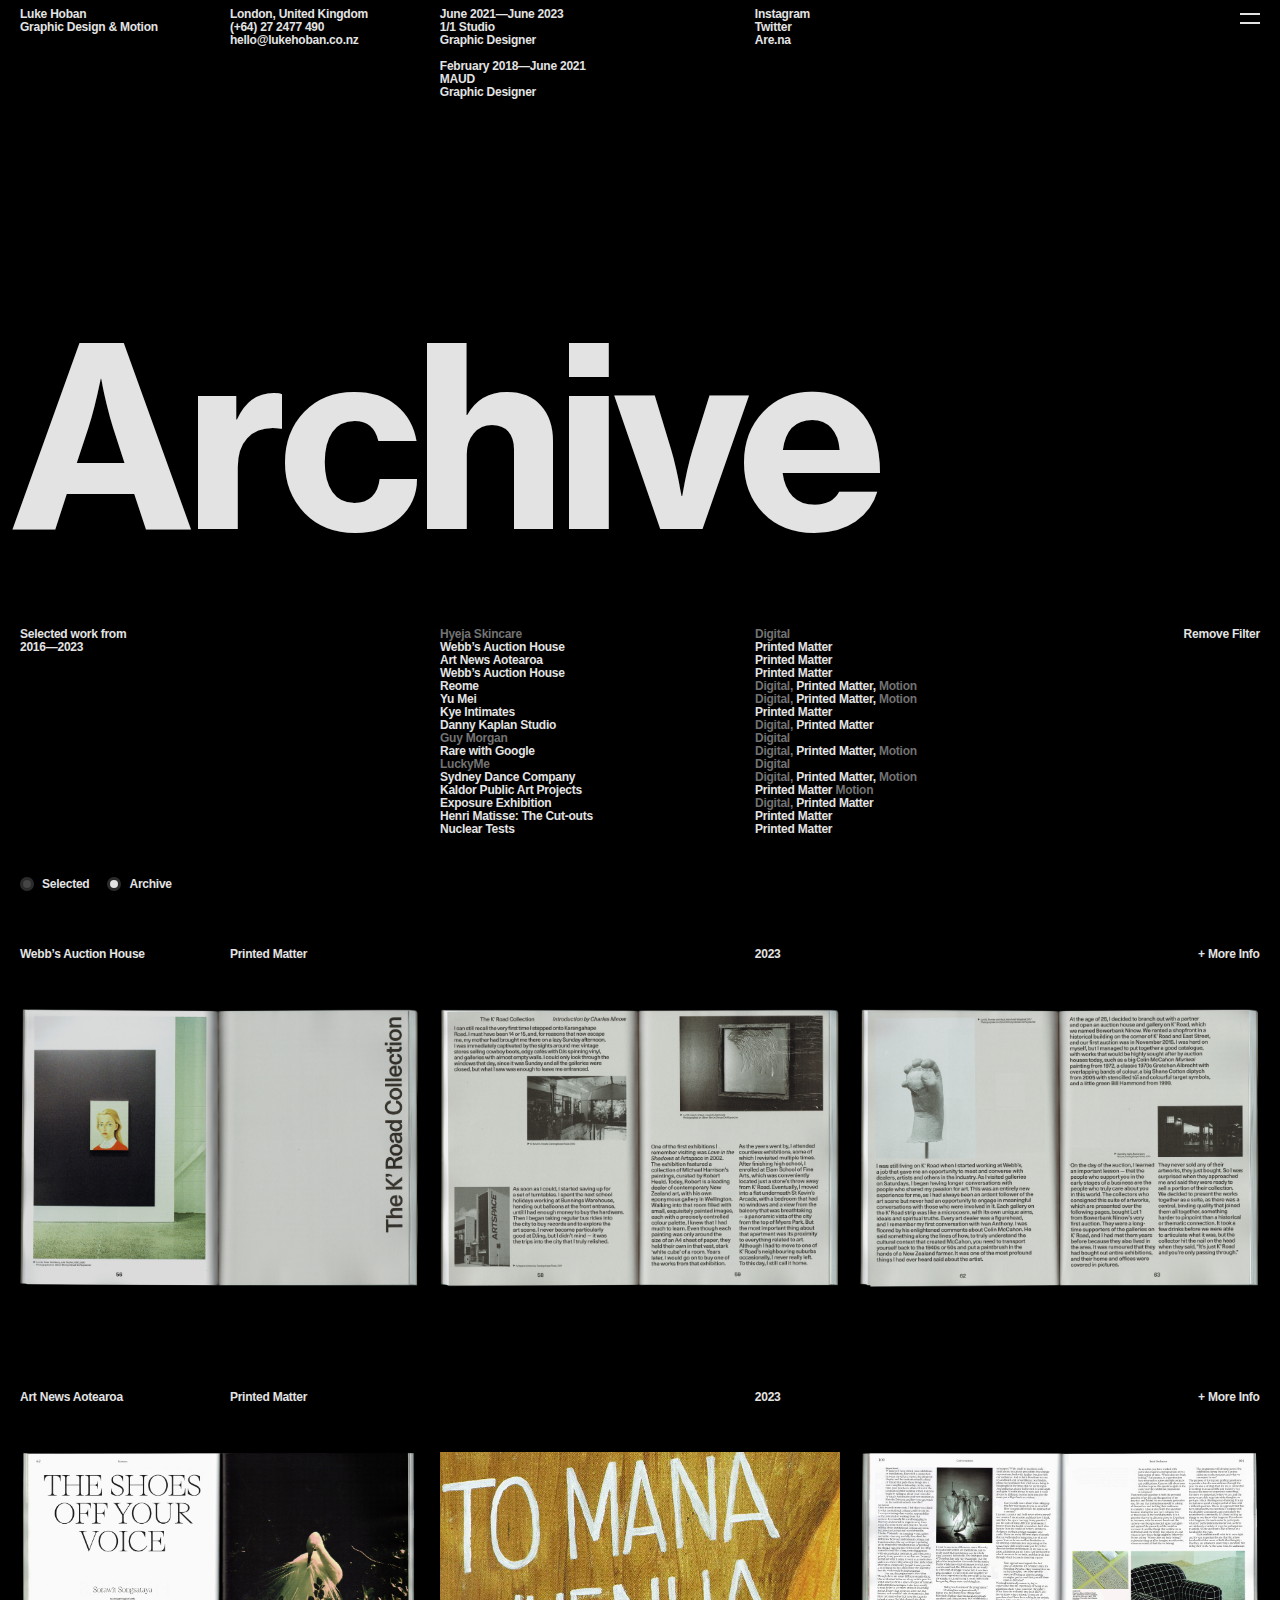
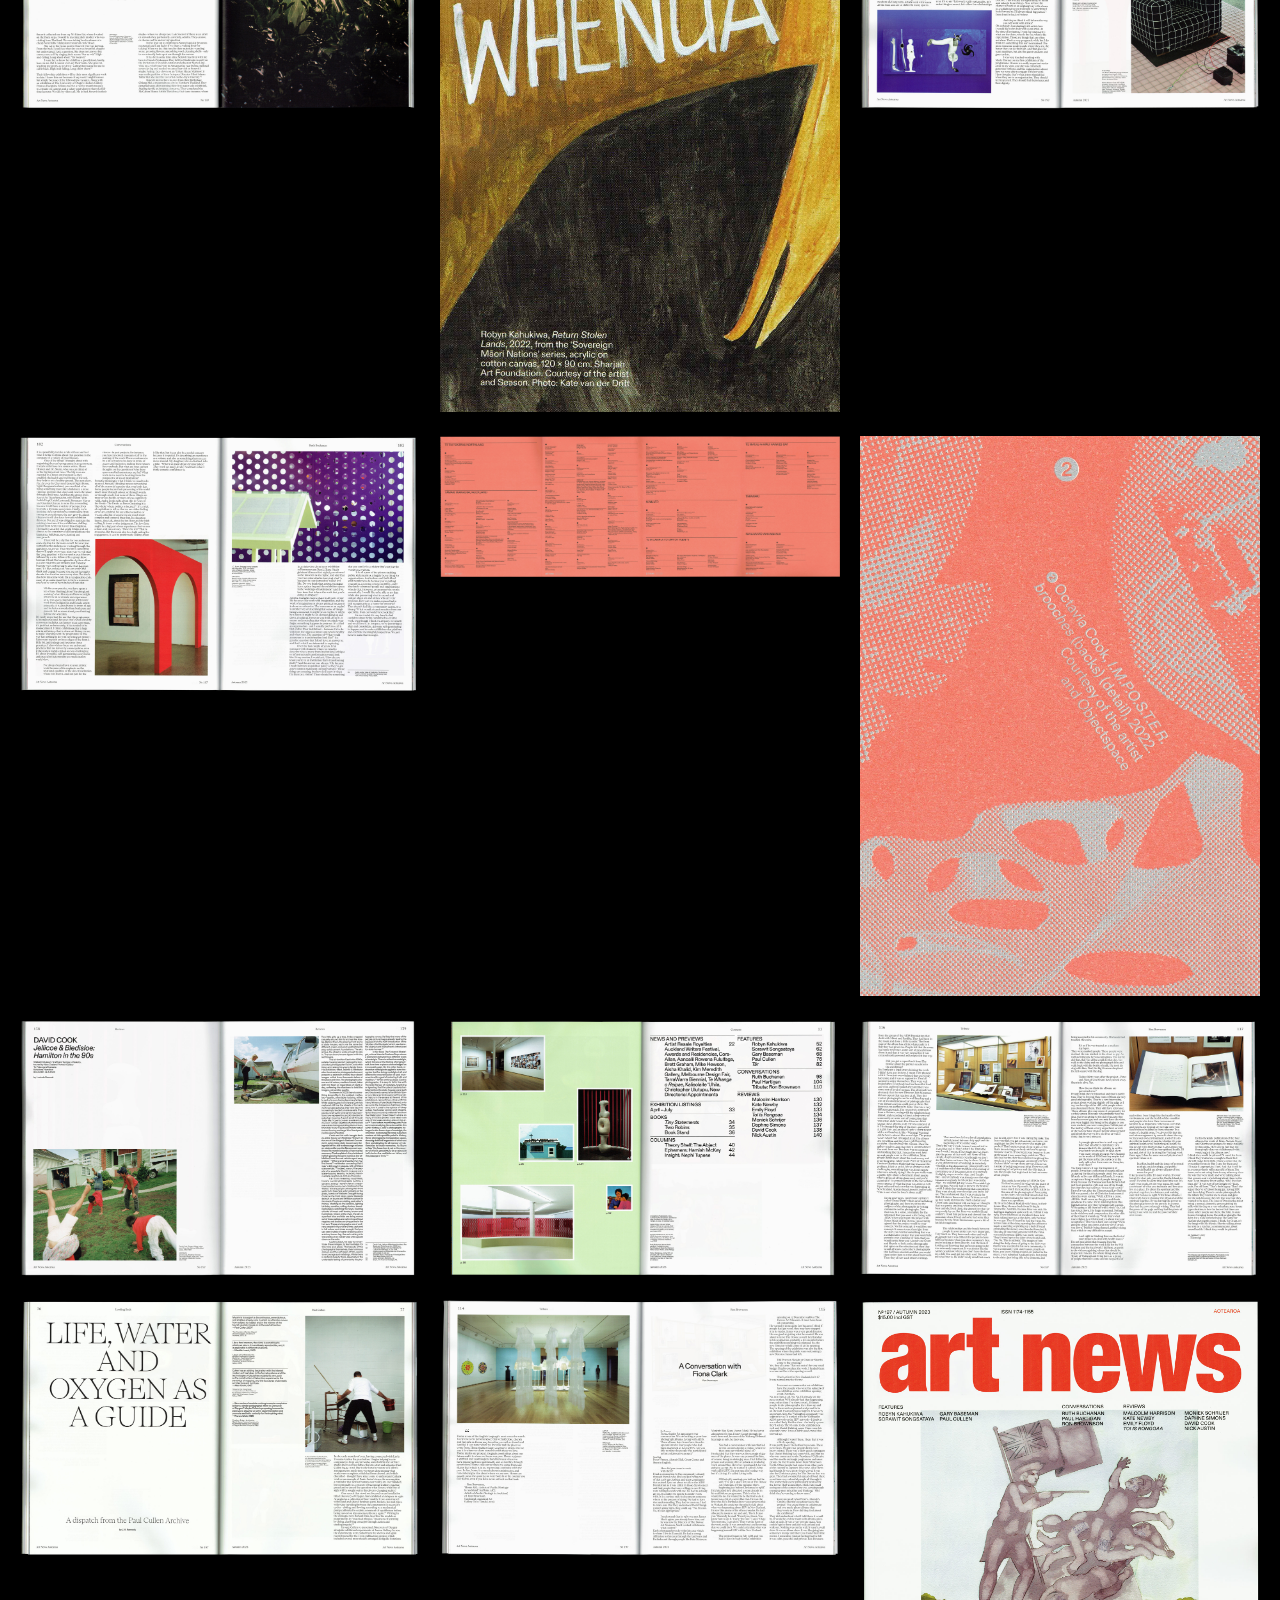
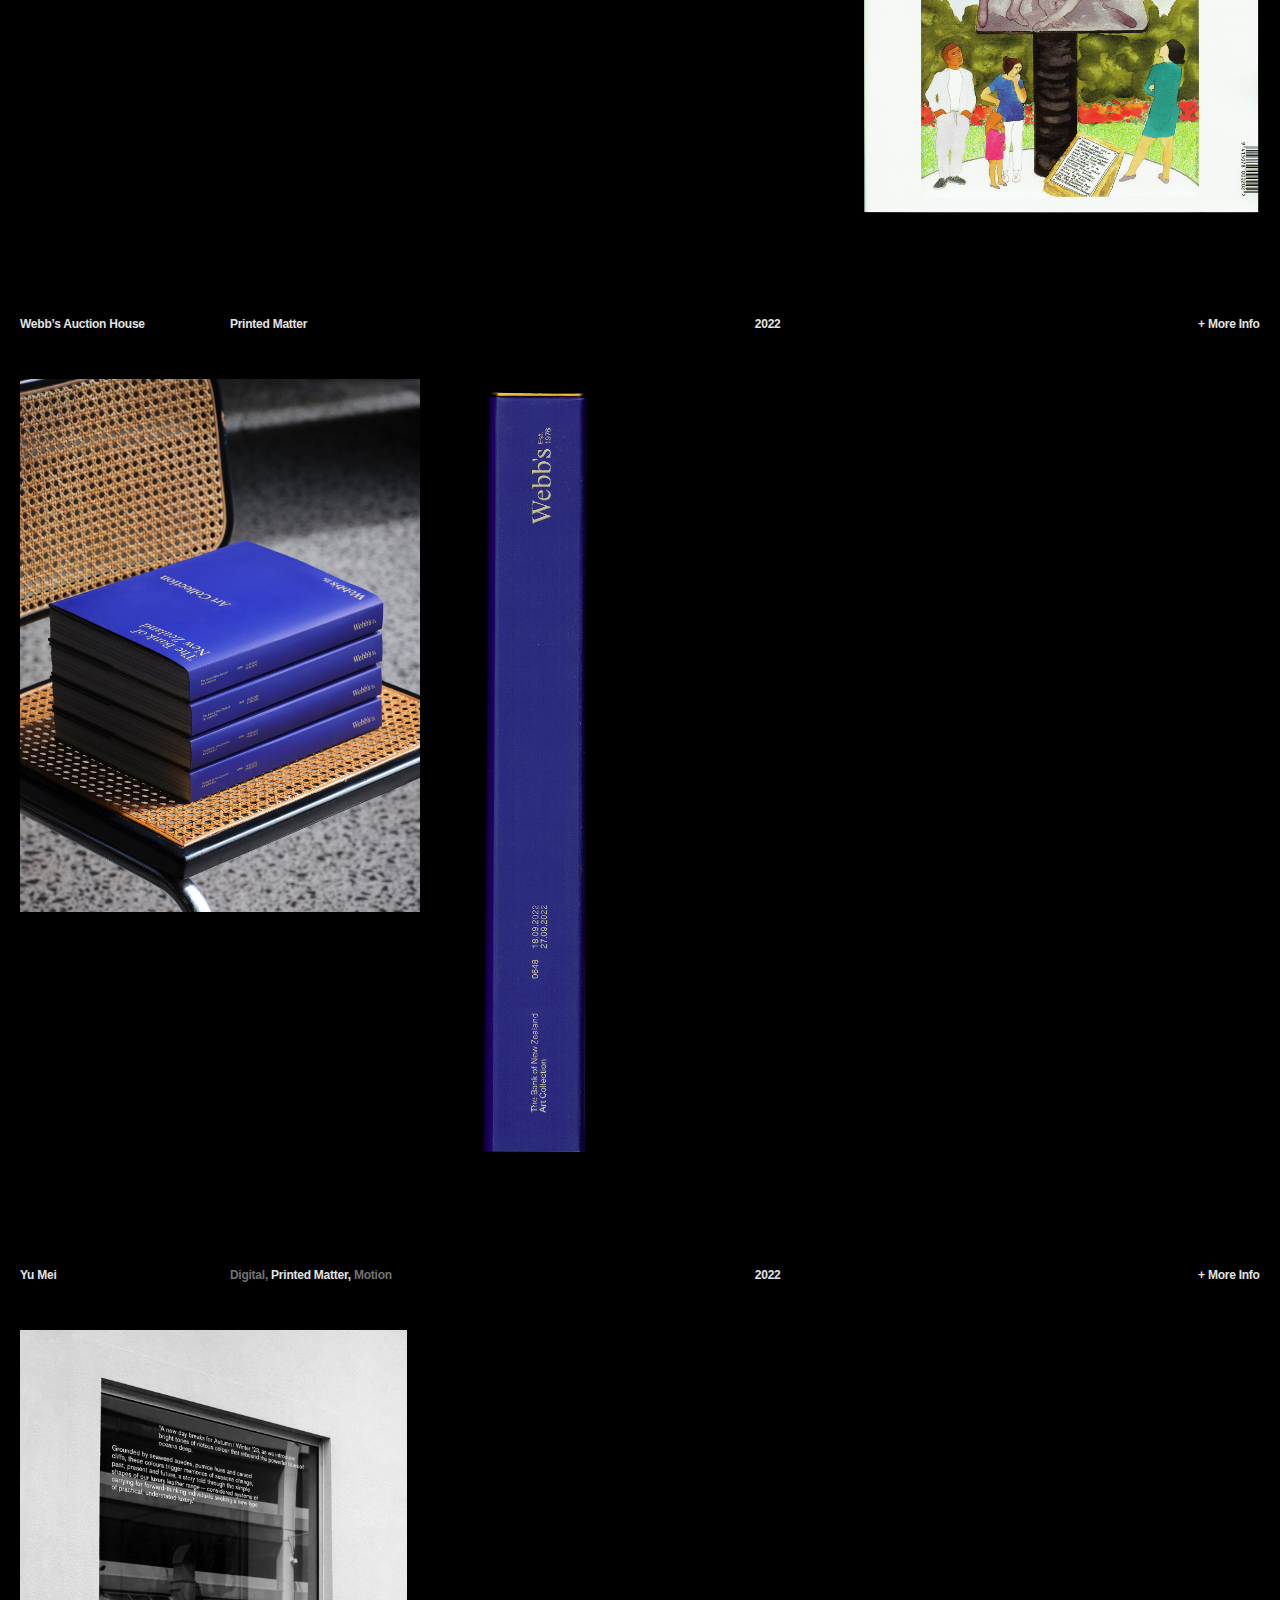
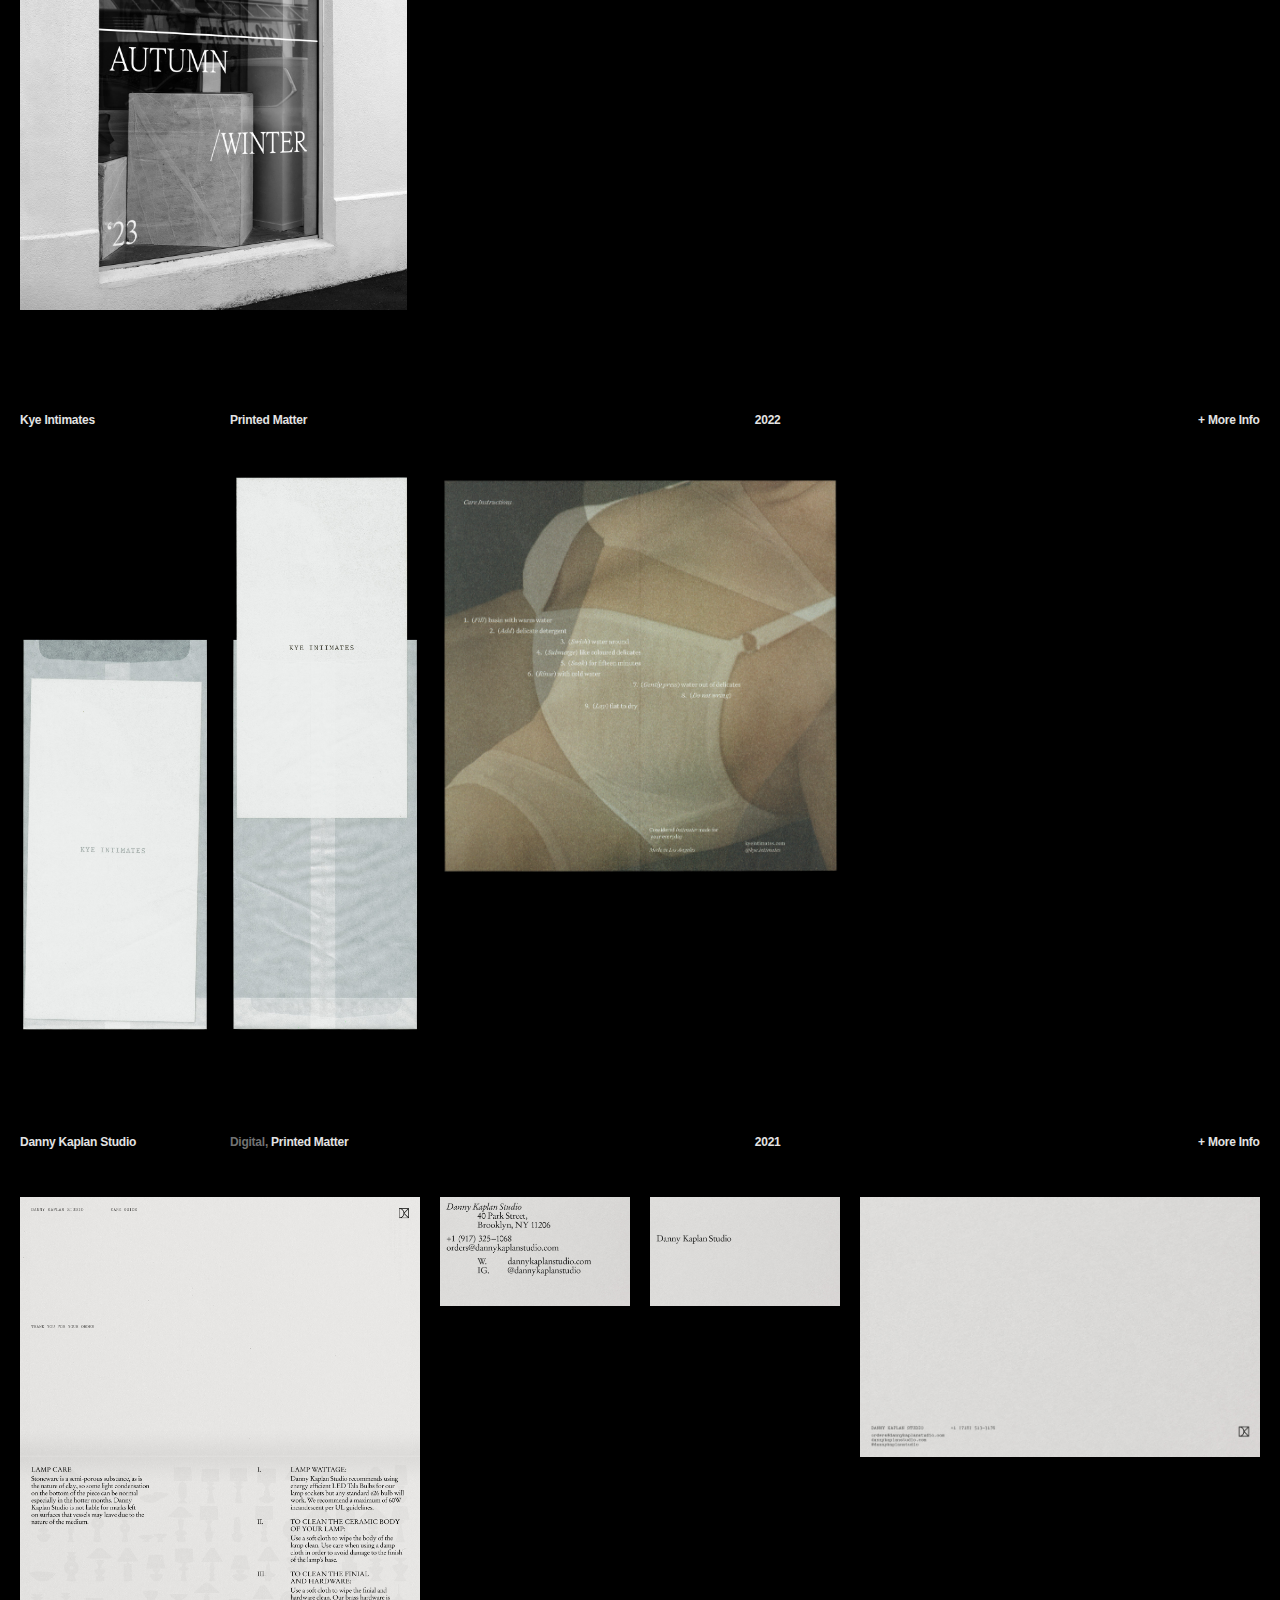
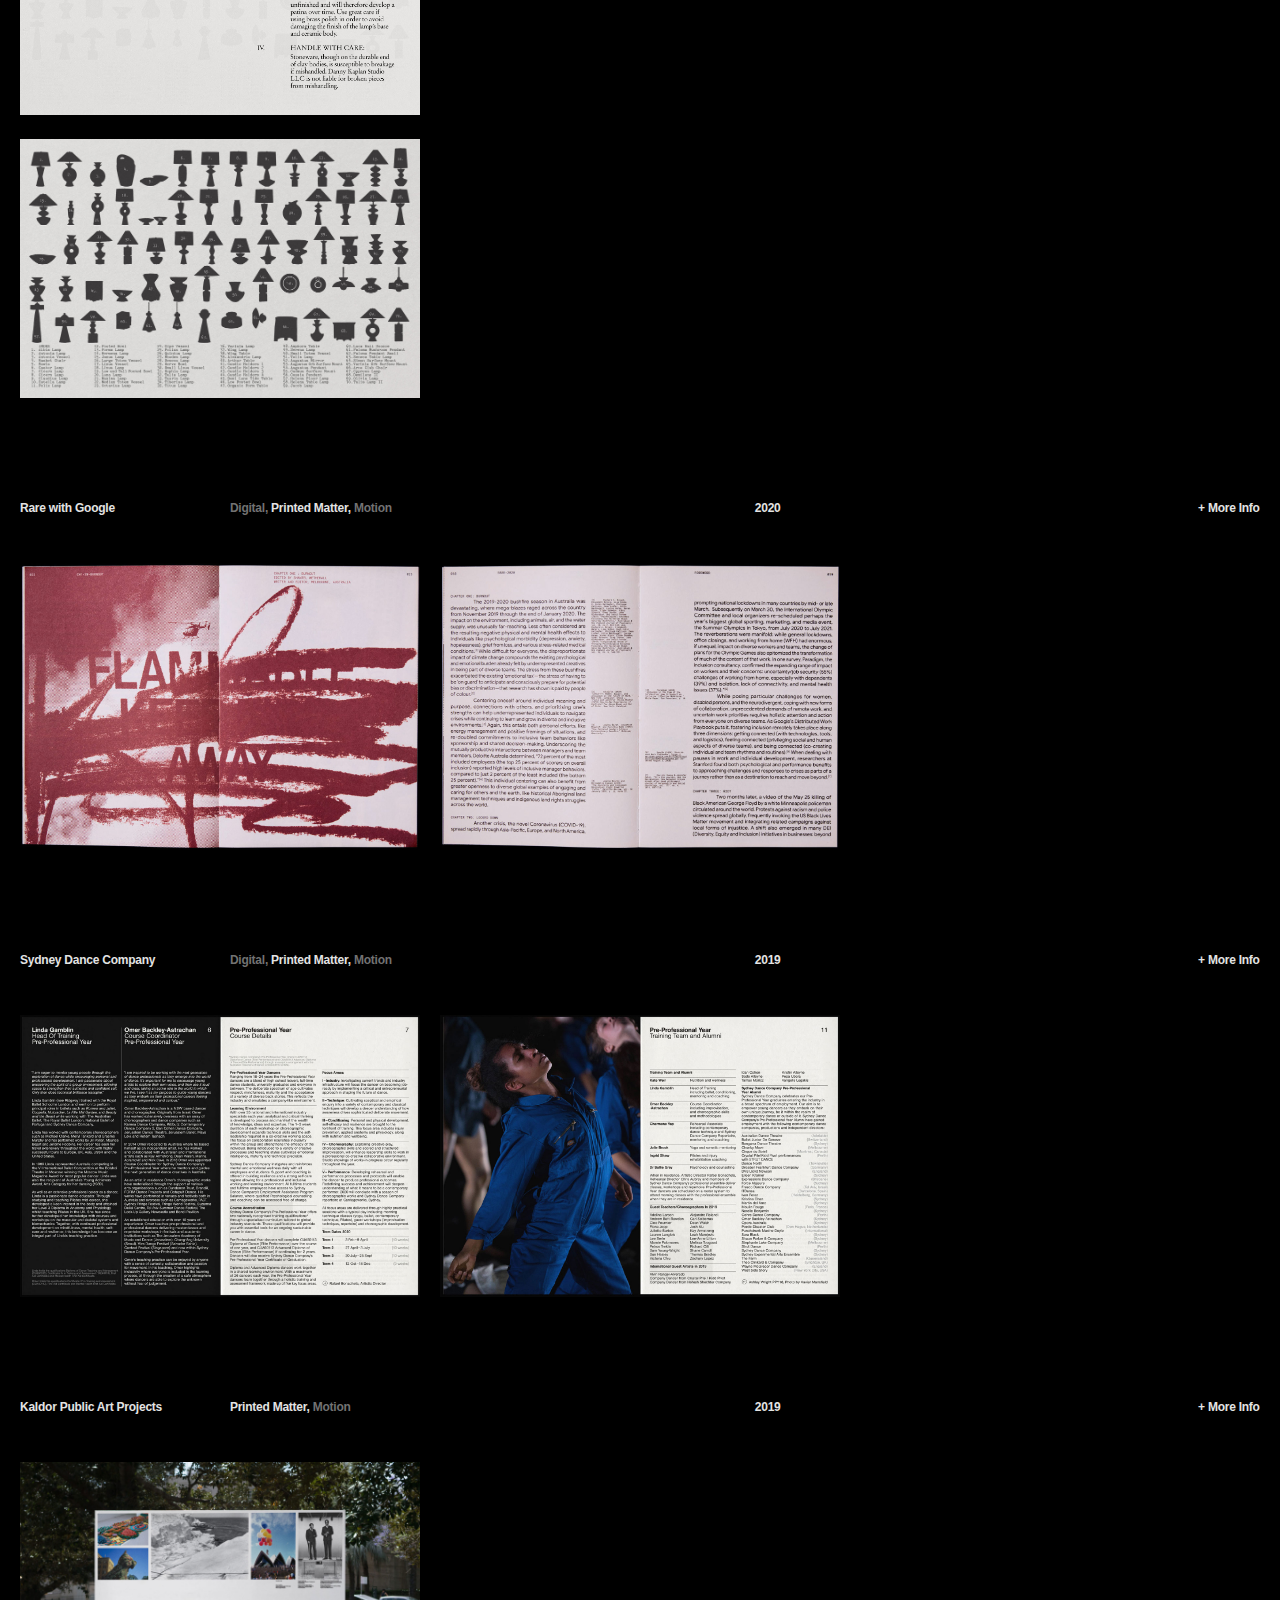
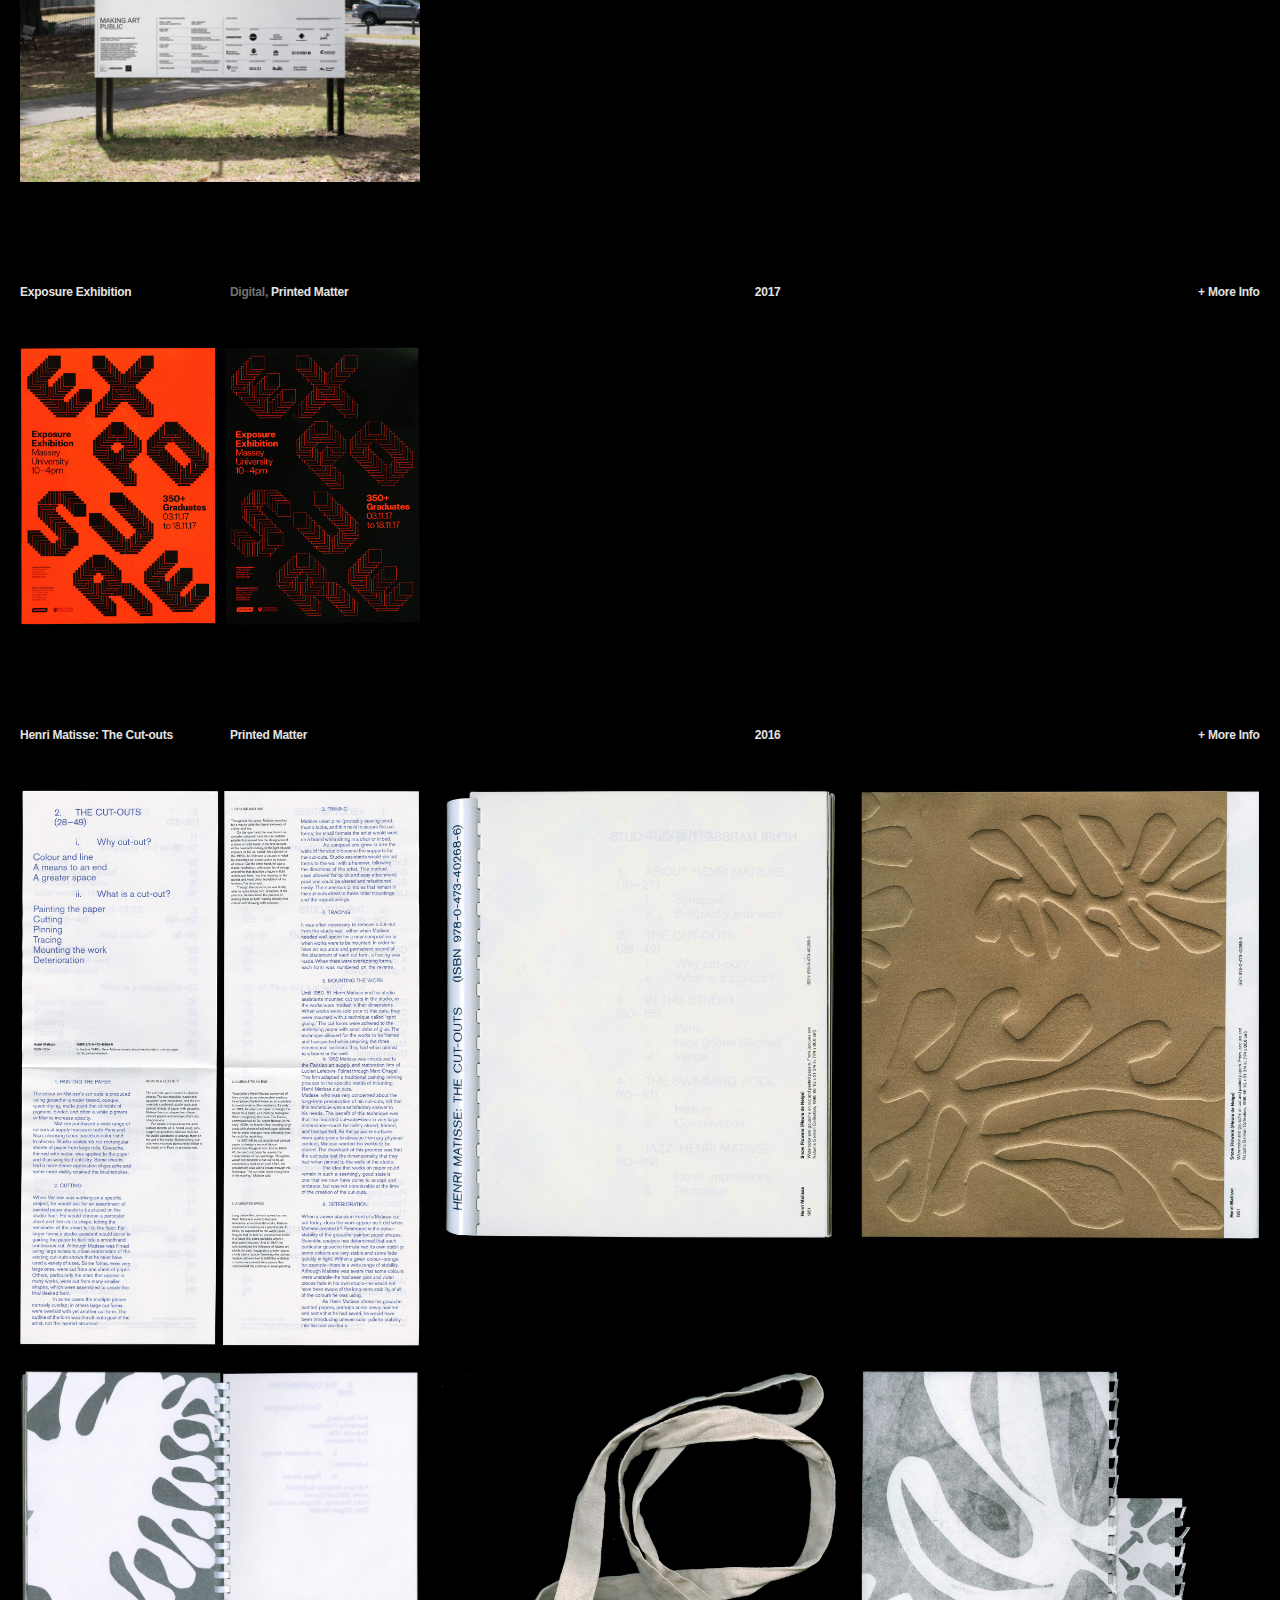
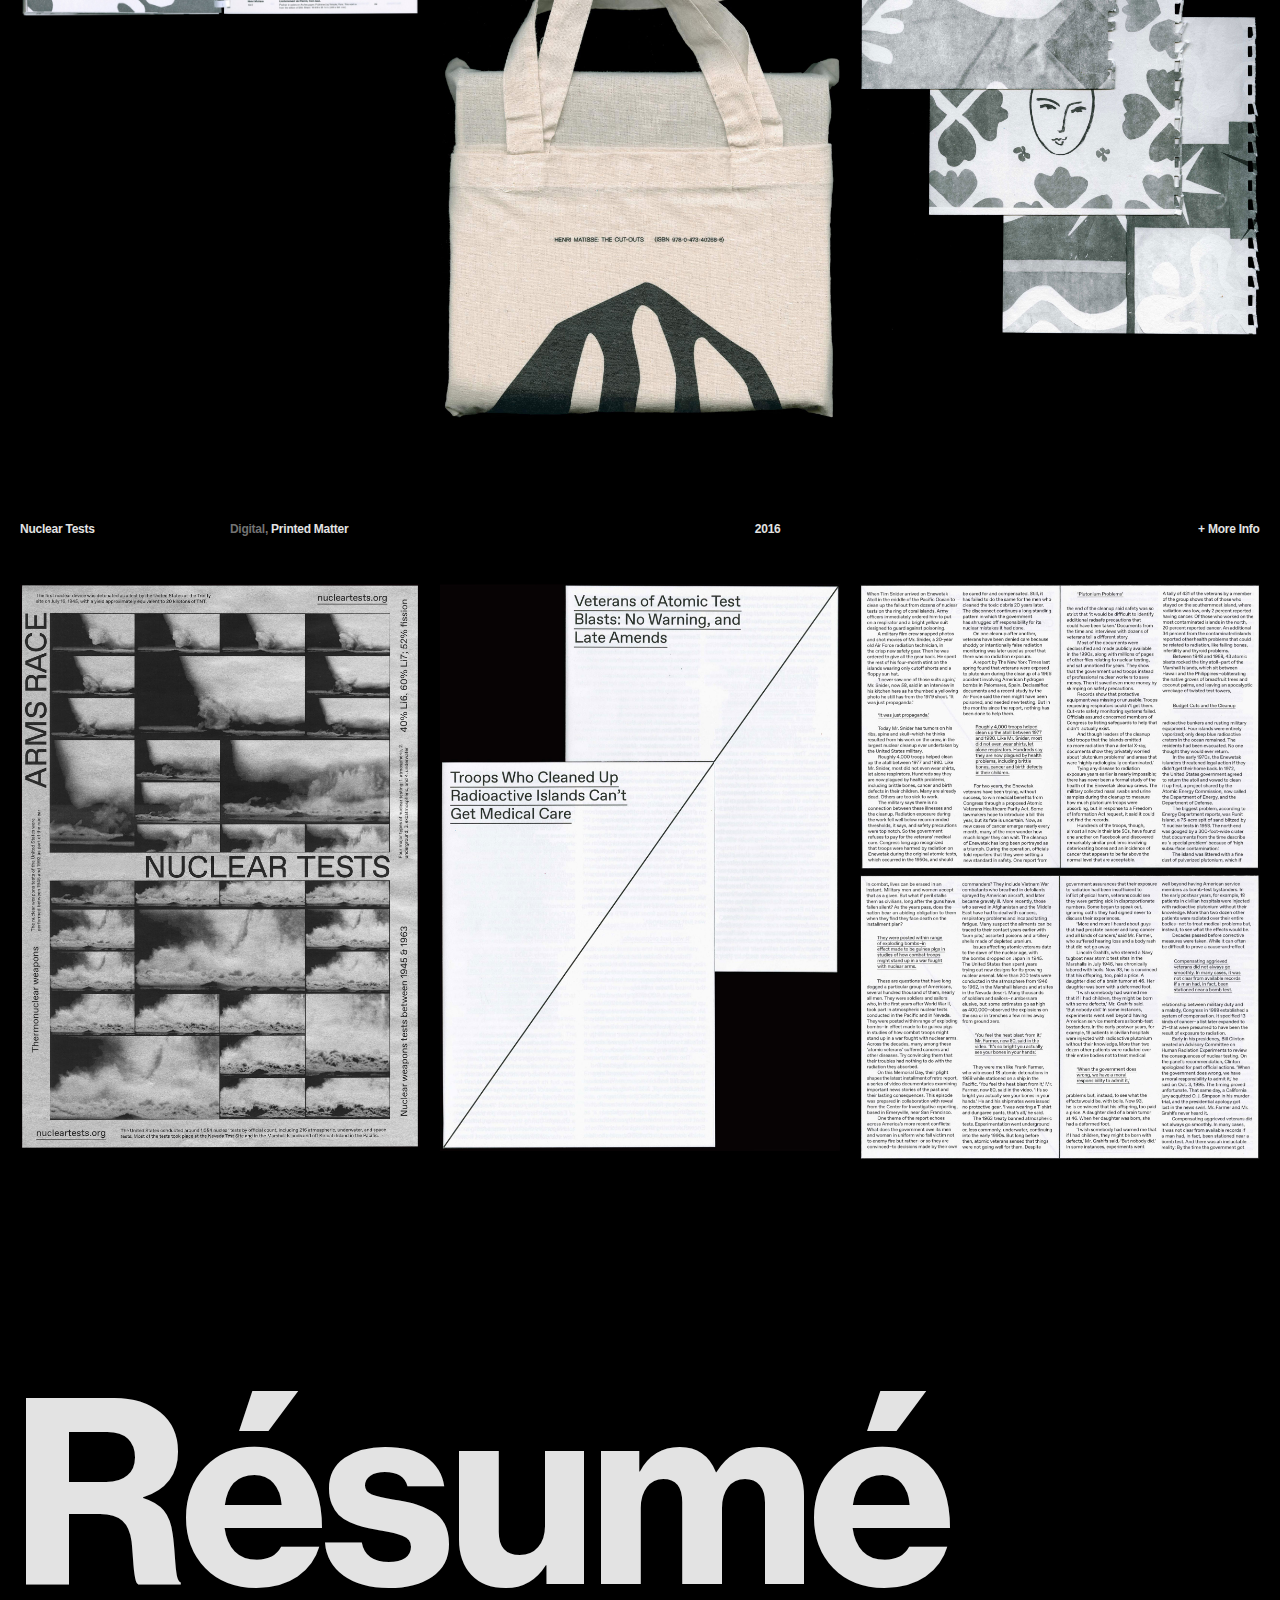
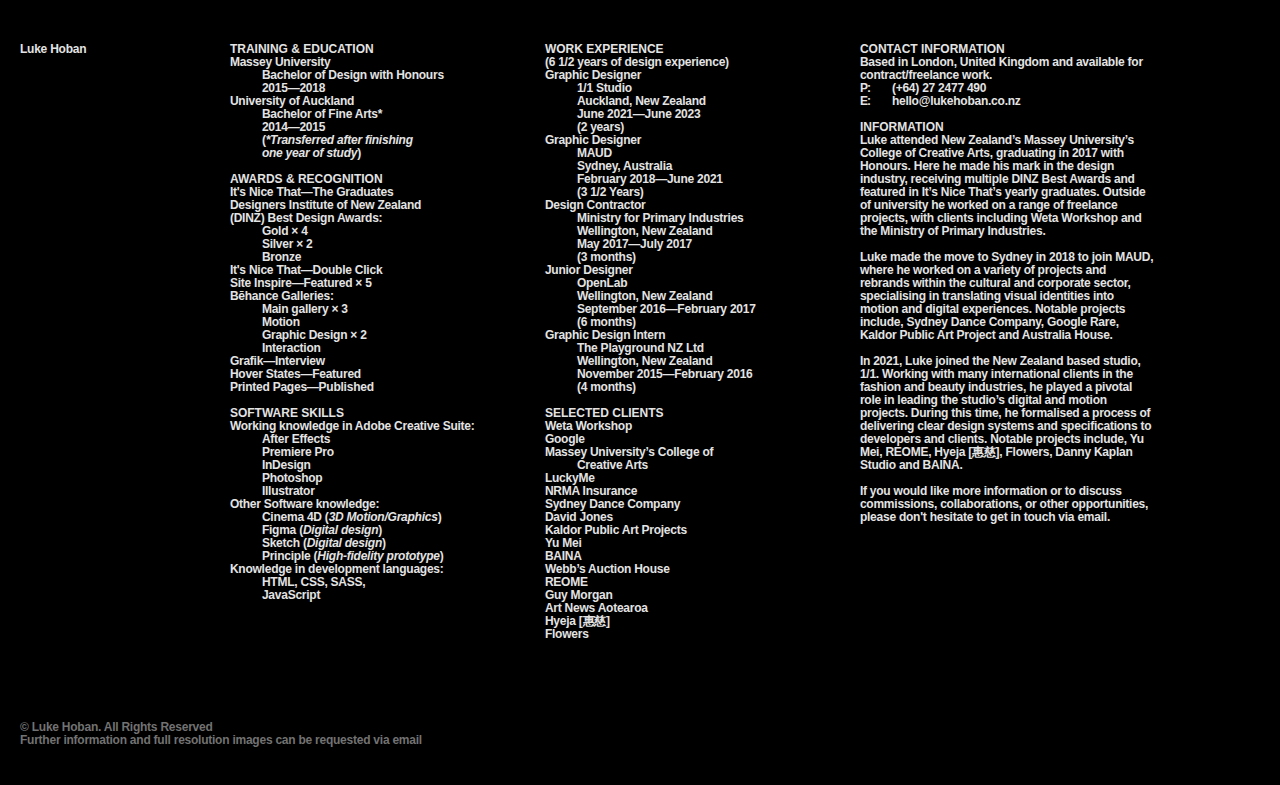
<file: printed.html>
<!DOCTYPE html>
<html>
<head>

<title>Luke Hoban</title>

<meta http-equiv="Content-Type" content="text/html; charset=UTF-8" />
<meta http-equiv="content-language" content="en"/>
<meta name="description" content="Luke Hoban is a graphic designer specialising in digital design and motion graphics">
<meta name="author" content="Luke Hoban">

<!-- Mobile -->
<meta name="apple-mobile-web-app-capable" content="yes">
<meta name="viewport" content="width=device-width, initial-scale=1.0, user-scalable=no, maximum-scale=1, shrink-to-fit=no">

<!-- Favicon -->
<link rel="icon" type="image/jpg" href="assets/favicon30.png" sizes="30x30" />
<link rel="icon" type="image/jpg" href="assets/favicon58.png" sizes="58x58" />

<!-- Apple -->
<meta name="apple-mobile-web-app-capable" content="yes" />
<meta name="apple-mobile-web-app-status-bar-style" content="black" />
<link rel="apple-touch-icon-precomposed" sizes="144x144" href="assets/favicon58.png" />
<link rel="apple-touch-icon-precomposed" sizes="180x180" href="assets/favicon58.png" />   

<!-- CSS -->
<link rel="stylesheet" type="text/css" href="styles/main.css"/>
<link rel="stylesheet" type="text/css" href="styles/menu.css"/>
<link rel="stylesheet" type="text/css" href="styles/typography.css"/>
<link rel="stylesheet" type="text/css" href="styles/grid.css"/>
<link rel="stylesheet" type="text/css" href="styles/accordions.css"/>
<link rel="stylesheet" type="text/css" href="styles/media_queries.css"/>  
    
<!-- JS -->
<script type="text/javascript" src="js/jquery-3.3.1.min.js"></script>   
    
</head>
<body>  
    
<section class="page_toggle">
    <div class="toggle-default">   
        <h2 class="type-body"><a class="toggle-link" href="index">
            <div><object></object></div>Selected</a>
        </h2></div>
    <div class="toggle-default"> 
        <h2 class="type-body"><a class="toggle-title" href="archive">         
            <div><object></object></div>Archive</a>
        </h2>
    </div> 
</section>       
<header>
    <div class="button_container toggle-menu">
        <span class="top"></span>
        <span class="bottom"></span>
    </div> 
    <div class="menu wrapper">                 
        <div class="information paddingTop8 paddingBottom120">  
            <h2 class="col-2 type-body">
                <a class="anchor" href="index">Luke Hoban</a><br>
                Graphic Design & Motion
            </h2>
            <h2 class="offset-2 col-2 type-body">
                Available for contract/freelance work, please get in touch via <a class="anchor" href="mailto:hello@lukehoban.co.nz?Subject=Hello">email</a><br>
                <br>
                Filter by Category:<br>
                <a class="anchor" href="archive">All</a><br>
                <a class="anchor" href="digital">Digital</a><br>
                <a class="anchor" href="archive">Printed Matter</a><br>
                <a class="anchor" href="archive">Motion</a><br><br>
                <a class="anchor" href="#resume">Résumé</a>
            </h2>        
        </div>  
        <div class="paddingTop200">
            <h1 class="type-heading" id="mobile-hide">Contact</h1>
            <div class="information paddingTop4"> 
                <h2 class="offset-2 col-2 type-body" id="mobile-hide">
                    London, United Kingdom
                </h2>
                <h2 class="col-2 type-body" id="mobile">
                    London, United Kingdom
                </h2>
                <h2 class="col-2 type-body" id="mobile-hide">
                    Phone: (+64) 27 2477 490<br>
                    Mail: <a class="anchor" href="mailto:hello@lukehoban.co.nz?Subject=Hello">hello@lukehoban.co.nz</a><br>
                    <br>
                    <a class="anchor" target="_blank" href="https://www.instagram.com/lukehoban.co.nz/">Instagram</a><br>
                    <a class="anchor" target="_blank" href="https://twitter.com/hobanluke">Twitter</a><br>
                    <a class="anchor" target="_blank" href="https://www.are.na/luke-hoban">Are.na</a>
                </h2>   
                <h2 class="offset-2 col-3 type-body" id="mobile">
                    Phone: (+64) 27 2477 490<br>
                    Mail: <a class="anchor" href="mailto:hello@lukehoban.co.nz?Subject=Hello">hello@lukehoban.co.nz</a><br>
                    <br>
                    <a class="anchor" target="_blank" href="https://www.instagram.com/lukehoban.co.nz/">Instagram</a><br>
                    <a class="anchor" target="_blank" href="https://twitter.com/hobanluke">Twitter</a><br>
                    <a class="anchor" target="_blank" href="https://www.are.na/luke-hoban">Are.na</a>
                </h2>        
            </div>      
        </div>   
    </div>             
</header> 
<main class="transition-fade" id="swup">
    <div class="wrapper">    
        <div class="introduction">  
            <div class="information paddingTop8 paddingBottom120"> 
                <h2 class="col-2 type-body">
                    <a class="anchor" href="index">Luke Hoban</a><br>
                    Graphic Design & Motion
                </h2>
                <h2 class="col-2 type-body" id="mobile-hide">
                    London, United Kingdom<br>
                    (+64) 27 2477 490<br>
                    <a class="anchor" href="mailto:hello@lukehoban.co.nz?Subject=Hello">hello@lukehoban.co.nz</a><br>
                </h2>
                <h2 class="offset-2 col-2 type-body" id="mobile">
                    London, United Kingdom<br>
                    (+64) 27 2477 490<br>
                    <a class="anchor" href="mailto:hello@lukehoban.co.nz?Subject=Hello">hello@lukehoban.co.nz</a><br>
                </h2>
                <h2 class="col-3 type-body" id="mobile-hide">
                    June 2021—June 2023<br>
                    <a class="anchor" target="_blank"  href="https://1of1studio.com/">1/1 Studio</a><br>
                    Graphic Designer<br>
                    <br>
                    February 2018—June 2021<br>
                    <a class="anchor" target="_blank"  href="http://maud.com.au/">MAUD</a><br>
                    Graphic Designer<br>
                </h2>
                <h2 class="col-2 type-body" id="mobile-hide">
                    <a class="anchor" target="_blank" href="https://www.instagram.com/lukehoban.co.nz/">Instagram</a><br>
                    <a class="anchor" target="_blank" href="https://twitter.com/hobanluke">Twitter</a><br>
                    <a class="anchor" target="_blank" href="https://www.are.na/luke-hoban">Are.na</a>
                </h2>           
            </div>  
            <div class="paddingTop200 paddingBottom120">
                <h1 class="type-heading" id="mobile-hide">Archive</h1>
                <h1 class="paddingTop300 type-heading" id="mobile">Archive</h1>
                <div class="information paddingTop80 paddingBottom200"> 
                    <h2 class="col-4 type-body" id="mobile-hide">
                        Selected work from<br>
                        2016—2023
                    </h2>
                    <h2 class="col-6 type-body" id="mobile">
                        Selected work from<br>
                        2016—2023<br><br>
                    </h2>
                    <h2 class="col-6 type-body rightAlign" id="mobile">
                        <a class="anchor" href="archive">Remove Filter</a>
                    </h2>
                    <h2 class="clear" id="mobile">
                        <span></span>
                    </h2>
                    <h2 class="col-3 type-body">
                        <a class="anchor type-body-disabled" href="#hyeja-skincare_link">Hyeja Skincare</a><br>
                        <a class="anchor" href="#webbs-auction-house-1_link">Webb’s Auction House</a><br>
                        <a class="anchor" href="#art-news-aotearoa_link">Art News Aotearoa</a><br>
                        <a class="anchor" href="#webbs-auction-house-2_link">Webb’s Auction House</a><br>
                        <a class="anchor" href="#reome_link">Reome</a><br>
                        <a class="anchor" href="#yu-mei_link">Yu Mei</a><br>
                        <a class="anchor" href="#kye-intimates_link">Kye Intimates</a><br>
                        <a class="anchor" href="#danny-kaplan-studio_link">Danny Kaplan Studio</a><br>
                        <a class="anchor type-body-disabled" href="#guy-morgan_link">Guy Morgan</a><br>
                        <a class="anchor" href="#rare-with-google_link">Rare with Google</a><br>
                        <a class="anchor type-body-disabled" href="#luckyme_link">LuckyMe</a><br>
                        <a class="anchor" href="#sydney-dance-company_link">Sydney Dance Company</a><br>
                        <a class="anchor" href="#kaldor-public-art-projects_link">Kaldor Public Art Projects</a><br>
                        <a class="anchor" href="#exposure-exhibition_link">Exposure Exhibition</a><br>
                        <a class="anchor" href="#henri-matisse-the-cut-outs_link">Henri Matisse: The Cut-outs</a><br>
                        <a class="anchor" href="#nuclear-tests_link">Nuclear Tests</a>
                    </h2>
                    <h2 class="col-3 type-body-disabled">
                        <a class="anchor" href="digital">Digital</a>
                        <br>
                        <a class="anchor type-body" href="archive">Printed Matter</a>
                        <br>
                        <a class="anchor type-body" href="archive">Printed Matter</a>
                        <br>
                        <a class="anchor type-body" href="archive">Printed Matter</a>
                        <br>
                        <a class="anchor" href="digital">Digital,</a>
                        <a class="anchor type-body" href="archive">Printed Matter,</a>
                        <a class="anchor" href="motion">Motion</a>
                        <br>
                        <a class="anchor" href="digital">Digital,</a>
                        <a class="anchor type-body" href="archive">Printed Matter,</a>
                        <a class="anchor" href="motion">Motion</a>
                        <br>
                        <a class="anchor type-body" href="archive">Printed Matter</a>
                        <br>
                        <a class="anchor" href="digital">Digital,</a>
                        <a class="anchor type-body" href="archive">Printed Matter</a>
                        <br>
                        <a class="anchor" href="digital">Digital</a>
                        <br>
                        <a class="anchor" href="digital">Digital,</a>
                        <a class="anchor type-body" href="archive">Printed Matter,</a>
                        <a class="anchor" href="motion">Motion</a>
                        <br>
                        <a class="anchor" href="digital">Digital</a>
                        <br>
                        <a class="anchor" href="digital">Digital,</a>
                        <a class="anchor type-body" href="archive">Printed Matter,</a>
                        <a class="anchor" href="motion">Motion</a>
                        <br>
                        <a class="anchor type-body" href="archive">Printed Matter</a>
                        <a class="anchor" href="motion">Motion</a>
                        <br>
                        <a class="anchor" href="digital">Digital,</a>
                        <a class="anchor type-body" href="archive">Printed Matter</a>
                        <br>
                        <a class="anchor type-body" href="archive">Printed Matter</a>
                        <br>
                        <a class="anchor type-body" href="archive">Printed Matter</a>
                    </h2>   
                    <h2 class="col-2 type-body rightAlign" id="mobile-hide">
                        <a class="anchor" href="archive">Remove Filter</a>
                    </h2>        
                </div>  
            </div> 
        </div>     
        <!--Webb’s Auction House-->    
        <div class="information"> 
            <h2 class="col-2 type-body" id="mobile-hide">Webb’s Auction House</h2>
            <h2 class="col-3 type-body" id="mobile">Webb’s Auction House</h2>
            <h2 class="col-5 type-body" id="mobile-hide">
                <a class="anchor" href="archive">Printed Matter</a></h2>
            <h2 class="col-5 type-body rightAlign" id="mobile">
                <a class="anchor" href="archive">Printed Matter</a></h2>
            <h2 class="col-3 type-body" id="mobile-hide">2023</h2>
            <h2 class="col-7 type-body" id="mobile">2023</h2>
            <h2 class="col-2 type-body rightAlign"><a id="webbs-auction-house-1_link" class="anchor">+ More Info</a></h2>         
        </div>  
        <div class="information type-body-disabled accordion-expand_webbs-auction-house-1 paddingTop8">
            <h2 class="col-4" id="mobile-hide">The June Select live art auction presents strong examples of work by significant artists that have been hand-picked by our team of specialists.</h2>
            <h2 class="col-8" id="mobile">The June Select live art auction presents strong examples of work by significant artists that have been hand-picked by our team of specialists.
            <br><br></h2>
        </div>        
        <div class="row paddingTop40 paddingBottom80">     
            <div class="col-4">
                <img src="assets/images/2023_Webbs-Auction-House/Luke-Hoban_Webbs_Select-Catalogue_1.jpg" alt="Webb’s Auction House printed matter. Select Cataloge. Luke Hoban">
            </div>         
            <div class="col-4">
                <img src="assets/images/2023_Webbs-Auction-House/Luke-Hoban_Webbs_Select-Catalogue_2.jpg" alt="Webb’s Auction House printed matter. Select Cataloge. Luke Hoban">
            </div>     
            <div class="col-4">
                <img src="assets/images/2023_Webbs-Auction-House/Luke-Hoban_Webbs_Select-Catalogue_3.jpg" alt="Webb’s Auction House printed matter. Select Cataloge. Luke Hoban">
            </div>  
        </div>   
        <!--Art News Aotearoa-->    
        <div class="information"> 
            <h2 class="col-2 type-body" id="mobile-hide">Art News Aotearoa</h2>
            <h2 class="col-3 type-body" id="mobile">Art News Aotearoa</h2>
            <h2 class="col-5 type-body" id="mobile-hide">
                <a class="anchor" href="archive">Printed Matter</a></h2>
            <h2 class="col-5 type-body rightAlign" id="mobile">
                <a class="anchor" href="archive">Printed Matter</a></h2>
            <h2 class="col-3 type-body" id="mobile-hide">2023</h2>
            <h2 class="col-7 type-body" id="mobile">2023</h2>
            <h2 class="col-2 type-body rightAlign"><a id="art-news-aotearoa_link" class="anchor">+ More Info</a></h2>         
        </div>  
        <div class="information type-body-disabled accordion-expand_art-news-aotearoa paddingTop8">
            <h2 class="col-4" id="mobile-hide">Art News No. 197 / Autumn 2023.</h2>
            <h2 class="col-8" id="mobile">Art News No. 197 / Autumn 2023.</h2>
        </div>        
        <div class="row paddingTop40">     
            <div class="col-4">
                <img src="assets/images/2023_Art-News-Aotearoa/Luke-Hoban_Art-News-Aotearoa_Printed-Matter_1.jpg" alt="Art News Aotearoa Issue No. 197. Feature. Luke Hoban">
            </div>     
            <div class="col-4">
                <img src="assets/images/2023_Art-News-Aotearoa/Luke-Hoban_Art-News-Aotearoa_Printed-Matter_Detail_1.jpg" alt="Art News Aotearoa Issue No. 197. Detail. Luke Hoban">
            </div>      
            <div class="col-4">
                <img src="assets/images/2023_Art-News-Aotearoa/Luke-Hoban_Art-News-Aotearoa_Printed-Matter_2.jpg" alt="Art News Aotearoa Issue No. 197. Interview. Luke Hoban">
            </div>   
        </div>  
        <div class="row">         
            <div class="col-4">
                <img src="assets/images/2023_Art-News-Aotearoa/Luke-Hoban_Art-News-Aotearoa_Printed-Matter_3.jpg" alt="Art News Aotearoa Issue No. 197. Interview. Luke Hoban">
            </div>     
            <div class="col-4">
                <img src="assets/images/2023_Art-News-Aotearoa/Luke-Hoban_Art-News-Aotearoa_Printed-Matter_4.jpg" alt="Art News Aotearoa Issue No. 197. Fold-out. Luke Hoban">
            </div>      
            <div class="col-4">
                <img src="assets/images/2023_Art-News-Aotearoa/Luke-Hoban_Art-News-Aotearoa_Printed-Matter_Detail_2.jpg" alt="Art News Aotearoa Issue No. 197. Detail. Luke Hoban">
            </div>   
        </div>  
        <div class="row">         
            <div class="col-4">
                <img src="assets/images/2023_Art-News-Aotearoa/Luke-Hoban_Art-News-Aotearoa_Printed-Matter_5.jpg" alt="Art News Aotearoa Issue No. 197. Review. Luke Hoban">
            </div>     
            <div class="col-4">
                <img src="assets/images/2023_Art-News-Aotearoa/Luke-Hoban_Art-News-Aotearoa_Printed-Matter_6.jpg" alt="Art News Aotearoa Issue No. 197. Contents. Luke Hoban">
            </div>      
            <div class="col-4">
                <img src="assets/images/2023_Art-News-Aotearoa/Luke-Hoban_Art-News-Aotearoa_Printed-Matter_7.jpg" alt="Art News Aotearoa Issue No. 197. Interview. Luke Hoban">
            </div>   
        </div> 
        <div class="row paddingBottom80">   
            <div class="col-4">
                <img src="assets/images/2023_Art-News-Aotearoa/Luke-Hoban_Art-News-Aotearoa_Printed-Matter_8.jpg" alt="Art News Aotearoa Issue No. 197. Feature. Luke Hoban">
            </div>         
            <div class="col-4">
                <img src="assets/images/2023_Art-News-Aotearoa/Luke-Hoban_Art-News-Aotearoa_Printed-Matter_9.jpg" alt="Art News Aotearoa Issue No. 197. Interview. Luke Hoban">
            </div>       
            <div class="col-4">
                <img src="assets/images/2023_Art-News-Aotearoa/Luke-Hoban_Art-News-Aotearoa_Printed-Matter_10.jpg" alt="Art News Aotearoa Issue No. 197. Cover. Luke Hoban">
            </div>       
        </div> 
        <!--Webb’s Auction House-->    
        <div class="information"> 
            <h2 class="col-2 type-body" id="mobile-hide">Webb’s Auction House</h2>
            <h2 class="col-3 type-body" id="mobile">Webb’s Auction House</h2>
            <h2 class="col-5 type-body" id="mobile-hide">
                <a class="anchor" href="archive">Printed Matter</a></h2>
            <h2 class="col-5 type-body rightAlign" id="mobile">
                <a class="anchor" href="archive">Printed Matter</a></h2>
            <h2 class="col-3 type-body" id="mobile-hide">2022</h2>
            <h2 class="col-7 type-body" id="mobile">2022</h2>
            <h2 class="col-2 type-body rightAlign"><a id="webbs-auction-house-2_link" class="anchor">+ More Info</a></h2>         
        </div>  
        <div class="information type-body-disabled accordion-expand_webbs-auction-house-2 paddingTop8">
            <h2 class="col-4" id="mobile-hide">The Bank of New Zealand Art Collection has a long history as one of New Zealand's most significant corporate art collections. Established in 1982, it was developed under the stewardship of art dealer, Peter McLeavey.</h2>
            <h2 class="col-8" id="mobile">The Bank of New Zealand Art Collection has a long history as one of New Zealand's most significant corporate art collections. Established in 1982, it was developed under the stewardship of art dealer, Peter McLeavey.</h2>
        </div>        
        <div class="row paddingTop40 paddingBottom80">     
            <div class="col-4">
                <img src="assets/images/2022_Webbs-Auction-House/Luke-Hoban_Webbs_BNZ-Catalogue_1.jpg" alt="Webb’s Auction House printed matter. BNZ Cataloge. Luke Hoban">
            </div>     
            <div class="col-2">
                <img src="assets/images/2022_Webbs-Auction-House/Luke-Hoban_Webbs_BNZ-Catalogue_2.jpg" alt="Webb’s Auction House printed matter. BNZ Cataloge. Luke Hoban">
            </div>      
        </div>  
        <!--Yu Mei-->    
        <div class="information"> 
            <h2 class="col-2 type-body" id="mobile-hide">Yu Mei</h2>
            <h2 class="col-3 type-body" id="mobile">Yu Mei</h2>
            <h2 class="col-5 type-body" id="mobile-hide">
                <a class="anchor type-body-disabled" href="digital">Digital,</a>
                <a class="anchor" href="archive">Printed Matter,</a>
                <a class="anchor type-body-disabled" href="motion">Motion</a></h2>
            <h2 class="col-5 type-body rightAlign" id="mobile">
                <a class="anchor type-body-disabled" href="digital">Digital,</a>
                <a class="anchor" href="archive">Printed Matter,</a>
                <a class="anchor type-body-disabled" href="motion">Motion</a></h2>
            <h2 class="col-3 type-body" id="mobile-hide">2022</h2>
            <h2 class="col-7 type-body" id="mobile">2022</h2>
            <h2 class="col-2 type-body rightAlign"><a id="yu-mei_link" class="anchor">+ More Info</a></h2>         
        </div>  
        <div class="information type-body-disabled accordion-expand_yu-mei paddingTop8">
            <h2 class="col-4" id="mobile-hide">Yu Mei is a new-generation leather goods label with a focus on utilitarian design.</h2>
            <h2 class="col-8" id="mobile">Yu Mei is a new-generation leather goods label with a focus on utilitarian design.
            <br><br></h2>
            <h2 class="offset-3 col-3">Identity was done by Natasha Mead & Joshua Briones-Yap.<br> 
            Completed while at <a class="anchor" target="_blank" href="https://1of1studio.com">1/1 Studio</a>.<br>
            Live preview: <a class="anchor" href="https://www.yumeibrand.com" target="_blank">yumeibrand.com</a></h2>
        </div>      
        <div class="row paddingTop40 paddingBottom80"> 
            <div class="col-4">
                <img src="assets/images/2022_Yu-Mei/Luke-Hoban_Yu-Mei_Printed-Matter_1.jpg" alt="Yu Mei printed matter. Store decal. Luke Hoban">
            </div>  
        </div>    
        <!--Kye Intimates-->    
        <div class="information"> 
            <h2 class="col-2 type-body" id="mobile-hide">Kye Intimates</h2>
            <h2 class="col-3 type-body" id="mobile">Kye Intimates</h2>
            <h2 class="col-5 type-body" id="mobile-hide">
                <a class="anchor" href="archive">Printed Matter</a></h2>
            <h2 class="col-5 type-body rightAlign" id="mobile">
                <a class="anchor" href="archive">Printed Matter</a></h2>
            <h2 class="col-3 type-body" id="mobile-hide">2022</h2>
            <h2 class="col-7 type-body" id="mobile">2022</h2>
            <h2 class="col-2 type-body rightAlign"><a id="kye-intimates_link" class="anchor">+ More Info</a></h2>         
        </div>  
        <div class="information type-body-disabled accordion-expand_kye-intimates paddingTop8">
            <h2 class="col-4" id="mobile-hide">KYE is a considered intimates and lifestyle collection made for your everyday. </h2>
            <h2 class="col-8" id="mobile">KYE is a considered intimates and lifestyle collection made for your everyday.
            <br><br></h2>
            <h2 class="offset-3 col-3">Identity was done by Natasha Mead.<br>
            Completed while at <a class="anchor" target="_blank" href="https://1of1studio.com">1/1 Studio</a>.</h2>
        </div>        
        <div class="row paddingTop40 paddingBottom80">  
            <div class="col-2">
                <img src="assets/images/2022_Kye-Intimates/Luke-Hoban_Kye-Intimates_Printed-Matter_1.jpg" alt="Kye Intimates printed matter. Care guide. Luke Hoban">
            </div>      
            <div class="col-2">
                <img src="assets/images/2022_Kye-Intimates/Luke-Hoban_Kye-Intimates_Printed-Matter_2.jpg" alt="Kye Intimates printed matter. Care guide. Luke Hoban">
            </div>    
            <div class="col-4">
                <img src="assets/images/2022_Kye-Intimates/Luke-Hoban_Kye-Intimates_Printed-Matter_3.jpg" alt="Kye Intimates printed matter. Care guide. Luke Hoban">
            </div>      
        </div>     
        <!--Danny Kaplan Studio-->    
        <div class="information"> 
            <h2 class="col-2 type-body" id="mobile-hide">Danny Kaplan Studio</h2>
            <h2 class="col-3 type-body" id="mobile">Danny Kaplan Studio</h2>
            <h2 class="col-5 type-body" id="mobile-hide">
                <a class="anchor type-body-disabled" href="digital">Digital,</a>
                <a class="anchor" href="archive">Printed Matter</a></h2>
            <h2 class="col-5 type-body rightAlign" id="mobile">
                <a class="anchor type-body-disabled" href="digital">Digital,</a>
                <a class="anchor" href="archive">Printed Matter</a></h2>
            <h2 class="col-3 type-body" id="mobile-hide">2021</h2>
            <h2 class="col-7 type-body" id="mobile">2021</h2>
            <h2 class="col-2 type-body rightAlign"><a id="danny-kaplan-studio_link" class="anchor">+ More Info</a></h2>         
        </div>  
        <div class="information type-body-disabled accordion-expand_danny-kaplan-studio paddingTop8">
            <h2 class="col-4" id="mobile-hide">Danny Kaplan Studio is a ceramic studio based in Brooklyn focused on lighting and sculptural furniture.</h2>
            <h2 class="col-8" id="mobile">Danny Kaplan Studio is a ceramic studio based in Brooklyn focused on lighting and sculptural furniture.
            <br><br></h2>
            <h2 class="offset-3 col-3">
            Completed while at <a class="anchor" target="_blank" href="https://1of1studio.com">1/1 Studio</a>.<br>
            Live preview: <a class="anchor" href="https://www.dannykaplanstudio.com" target="_blank">dannykaplanstudio.com</a></h2>
        </div>     
        <div class="row paddingTop40">  
            <div class="col-4">
                <img src="assets/images/2021_Danny-Kaplan-Studio/Luke-Hoban_Danny-Kaplan-Studio_Printed-Matter_1.jpg" alt="Danny Kaplan Studio printed matter. Care guide. Luke Hoban">
            </div>   
            <div class="col-2">
                <img src="assets/images/2021_Danny-Kaplan-Studio/Luke-Hoban_Danny-Kaplan-Studio_Printed-Matter_2.jpg" alt="Danny Kaplan Studio printed matter. Business card. Luke Hoban">
            </div>   
            <div class="col-2">
                <img src="assets/images/2021_Danny-Kaplan-Studio/Luke-Hoban_Danny-Kaplan-Studio_Printed-Matter_3.jpg" alt="Danny Kaplan Studio printed matter. Business card. Luke Hoban">
            </div>  
            <div class="col-4">
                <img src="assets/images/2021_Danny-Kaplan-Studio/Luke-Hoban_Danny-Kaplan-Studio_Printed-Matter_4.jpg" alt="Danny Kaplan Studio printed matter. Note card. Luke Hoban">
            </div> 
        </div>    
        <div class="row paddingBottom80">    
            <div class="col-4">
                <img src="assets/images/2021_Danny-Kaplan-Studio/Luke-Hoban_Danny-Kaplan-Studio_Printed-Matter_5.jpg" alt="Danny Kaplan Studio printed matter. Note card. Luke Hoban">
            </div>   
        </div>  
        <!--Rare with Google-->    
        <div class="information"> 
            <h2 class="col-2 type-body" id="mobile-hide">Rare with Google</h2>
            <h2 class="col-3 type-body" id="mobile">Rare with Google</h2>
            <h2 class="col-5 type-body" id="mobile-hide">
                <a class="anchor type-body-disabled" href="digital">Digital,</a>
                <a class="anchor" href="archive">Printed Matter,</a>
                <a class="anchor type-body-disabled" href="motion">Motion</a></h2>
            <h2 class="col-5 type-body rightAlign" id="mobile">
                <a class="anchor type-body-disabled" href="digital">Digital,</a>
                <a class="anchor" href="archive">Printed Matter,</a>
                <a class="anchor type-body-disabled" href="motion">Motion</a></h2>
            <h2 class="col-3 type-body" id="mobile-hide">2020</h2>
            <h2 class="col-7 type-body" id="mobile">2020</h2>
            <h2 class="col-2 type-body rightAlign"><a id="rare-with-google_link" class="anchor">+ More Info</a></h2>  
        </div>  
        <div class="information type-body-disabled accordion-expand_rare-with-google paddingTop8">
            <h2 class="col-4" id="mobile-hide">Rare with Google is a platform that feeds the creative, media and tech industries with diverse talent to keep unique perspectives and great ideas in the pipeline, and propel us all towards a more innovative, inclusive state.</h2>
            <h2 class="col-8" id="mobile">Rare with Google is a platform that feeds the creative, media and tech industries with diverse talent to keep unique perspectives and great ideas in the pipeline, and propel us all towards a more innovative, inclusive state.
            <br><br></h2>
            <h2 class="offset-3 col-3">Identity was done by Tom Feathers.<br>
            Development by <a class="anchor" target="_blank" href="https://phantom.land">Phantom.</a><br> 
            Completed while at <a class="anchor" target="_blank" href="http://maud.com.au/">MAUD</a>.</h2>
        </div>         
        <div class="row paddingTop40 paddingBottom80"> 
            <div class="col-4">
                <img src="assets/images/2020_Rare-with-Google/Luke-Hoban_Rare-with-Google_Printed-Matter_1.jpg" alt="Rare with Google printed matter. Book. Luke Hoban">
            </div>  
            <div class="col-4">
                <img src="assets/images/2020_Rare-with-Google/Luke-Hoban_Rare-with-Google_Printed-Matter_2.jpg" alt="Rare with Google printed matter. Book. Luke Hoban">
            </div>  
        </div>    
        <!--Sydney Dance Company-->    
        <div class="information"> 
            <h2 class="col-2 type-body" id="mobile-hide">Sydney Dance Company</h2>
            <h2 class="col-3 type-body" id="mobile">Sydney Dance Company</h2>
            <h2 class="col-5 type-body" id="mobile-hide">
                <a class="anchor type-body-disabled" href="digital">Digital,</a>
                <a class="anchor" href="archive">Printed Matter,</a>
                <a class="anchor type-body-disabled" href="motion">Motion</a></h2>
            <h2 class="col-5 type-body rightAlign" id="mobile">
                <a class="anchor type-body-disabled" href="digital">Digital,</a>
                <a class="anchor" href="archive">Printed Matter,</a>
                <a class="anchor type-body-disabled" href="motion">Motion</a></h2>
            <h2 class="col-3 type-body" id="mobile-hide">2019</h2>
            <h2 class="col-7 type-body" id="mobile">2019</h2>
            <h2 class="col-2 type-body rightAlign"><a id="sydney-dance-company_link" class="anchor">+ More Info</a></h2>  
        </div>  
        <div class="information type-body-disabled accordion-expand_sydney-dance-company paddingTop8">
            <h2 class="col-4" id="mobile-hide">Representing Australia’s leading contemporary dance organisation, when they’re not on stage.</h2>
            <h2 class="col-8" id="mobile">Representing Australia’s leading contemporary dance organisation, when they’re not on stage.
            <br><br></h2>
            <h2 class="offset-3 col-3">Identity was done by Adam Vella & Sunny Hwang.<br>
            Website designed in collaboration with Adam Vella & Sam Turner.<br>
            Development by <a class="anchor" target="_blank" href="https://ed.studio">Ed Digital.</a><br> 
            Completed while at <a class="anchor" target="_blank" href="http://maud.com.au/">MAUD</a>.</h2>
        </div>      
        <div class="row paddingTop40 paddingBottom80"> 
            <div class="col-4">
                <img src="assets/images/2019_Sydney-Dance-Company/Luke-Hoban_Sydney-Dance-Company_Printed-Matter_1.jpg" alt="Sydney Dance Company printed matter. Pre-professional year booklet. Luke Hoban">
            </div>     
            <div class="col-4">
                <img src="assets/images/2019_Sydney-Dance-Company/Luke-Hoban_Sydney-Dance-Company_Printed-Matter_2.jpg" alt="Sydney Dance Company printed matter. Pre-professional year booklet. Luke Hoban">
            </div>    
        </div>       
        <!--Kaldor Public Art Projects-->    
        <div class="information"> 
            <h2 class="col-2 type-body" id="mobile-hide">Kaldor Public Art Projects</h2>
            <h2 class="col-3 type-body" id="mobile">Kaldor Public Art Projects</h2>
            <h2 class="col-5 type-body" id="mobile-hide">
                <a class="anchor" href="archive">Printed Matter,</a>
                <a class="anchor type-body-disabled" href="motion">Motion</a></h2>
            <h2 class="col-5 type-body rightAlign" id="mobile">
                <a class="anchor" href="archive">Printed Matter,</a>
                <a class="anchor type-body-disabled" href="motion">Motion</a></h2>
            <h2 class="col-3 type-body" id="mobile-hide">2019</h2>
            <h2 class="col-7 type-body" id="mobile">2019</h2>
            <h2 class="col-2 type-body rightAlign"><a id="kaldor-public-art-projects_link" class="anchor">+ More Info</a></h2>         
        </div>  
        <div class="information type-body-disabled accordion-expand_kaldor-public-art-projects paddingTop8">
            <h2 class="col-4" id="mobile-hide">Making Art Public was a major exhibition celebrating the 50th anniversary of Kaldor Public Art Projects, presented from 7 September 2019 – 16 February 2020 at the Art Gallery of New South Wales (AGNSW), Sydney.</h2>
            <h2 class="col-8" id="mobile">Making Art Public was a major exhibition celebrating the 50th anniversary of Kaldor Public Art Projects, presented from 7 September 2019 – 16 February 2020 at the Art Gallery of New South Wales (AGNSW), Sydney.
            <br><br></h2>
            <h2 class="offset-3 col-3">Completed while at <a class="anchor" target="_blank" href="http://maud.com.au/">MAUD</a>.</h2>
        </div>        
        <div class="row paddingTop40 paddingBottom80">  
            <div class="col-4">
                <img src="assets/images/2019_Kaldor-Public-Art-Projects/Luke-Hoban_Kaldor-Public-Art-Projects_Printed-Matter_1.jpg" alt="Kaldor Public Art Projects printed matter. Wayfinding. Luke Hoban">
            </div>       
        </div>    
        <!--Exposure Exhibition-->    
        <div class="information"> 
            <h2 class="col-2 type-body" id="mobile-hide">Exposure Exhibition</h2>
            <h2 class="col-3 type-body" id="mobile">Exposure Exhibition</h2>
            <h2 class="col-5 type-body" id="mobile-hide">
                <a class="anchor type-body-disabled" href="digital">Digital,</a>
                <a class="anchor" href="archive">Printed Matter</a></h2>
            <h2 class="col-5 type-body rightAlign" id="mobile">
                <a class="anchor type-body-disabled" href="digital">Digital,</a>
                <a class="anchor" href="archive">Printed Matter</a></h2>
            <h2 class="col-3 type-body" id="mobile-hide">2017</h2>
            <h2 class="col-7 type-body" id="mobile">2017</h2>
            <h2 class="col-2 type-body rightAlign"><a id="exposure-exhibition_link" class="anchor">+ More Info</a></h2>  
        </div>  
        <div class="information type-body-disabled accordion-expand_exposure-exhibition paddingTop8">
            <h2 class="col-4" id="mobile-hide">Exposure proudly showcases the work of emerging young artists and designers as they celebrate their achievements and embark on the next step in their creative journey.</h2>
            <h2 class="col-8" id="mobile">Exposure proudly showcases the work of emerging young artists and designers as they celebrate their achievements and embark on the next step in their creative journey.
            <br><br></h2>
            <h2 class="offset-3 col-3">Identity done in collaboration with Jeremy Hooper & Raphael Roake.<br>
            Live preview: <a class="anchor" href="https://exposure2017.massey.ac.nz" target="_blank">exposure17.com</a></h2>
        </div>     
        <div class="row paddingTop40 paddingBottom80"> 
            <div class="col-4">
                <img src="assets/images/2017_Exposure-Exhibition/Luke-Hoban_Exposure-Exhibition_Printed-Matter_1.jpg" alt="Exposure Exhibition printed matter. Posters. Luke Hoban">
            </div>     
        </div>   
        <!--Henri Matisse: The Cut-outs-->    
        <div class="information"> 
            <h2 class="col-2 type-body" id="mobile-hide">Henri Matisse: The Cut-outs</h2>
            <h2 class="col-3 type-body" id="mobile">Henri Matisse: The Cut-outs</h2>
            <h2 class="col-5 type-body" id="mobile-hide">
                <a class="anchor" href="archive">Printed Matter</a></h2>
            <h2 class="col-5 type-body rightAlign" id="mobile">
                <a class="anchor" href="archive">Printed Matter</a></h2>
            <h2 class="col-3 type-body" id="mobile-hide">2016</h2>
            <h2 class="col-7 type-body" id="mobile">2016</h2>
            <h2 class="col-2 type-body rightAlign"><a id="henri-matisse-the-cut-outs_link" class="anchor">+ More Info</a></h2>  
        </div>  
        <div class="information type-body-disabled accordion-expand_henri-matisse-the-cut-outs paddingTop8">
            <h2 class="col-4" id="mobile-hide">At the end of his life, Henri Matisse turned almost exclusively to cut-out paper as his medium. This publication is a retrospective of this period of his life, explored using technical and conceptual ideas inspired by Matisse’s cut-outs.</h2>
            <h2 class="col-8" id="mobile">At the end of his life, Henri Matisse turned almost exclusively to cut-out paper as his medium. This publication is a retrospective of this period of his life, explored using technical and conceptual ideas inspired by Matisse’s cut-outs.
            <br><br></h2>
        </div>     
        <div class="row paddingTop40"> 
            <div class="col-4">
                <img src="assets/images/2016_Henri-Matisse-The-Cut-outs/Luke-Hoban_Henri-Matisse_Printed-Matter_1.jpg" alt="Henri Matisse: The Cut-outs printed matter. Poster. Luke Hoban">
            </div>     
            <div class="col-4">
                <img src="assets/images/2016_Henri-Matisse-The-Cut-outs/Luke-Hoban_Henri-Matisse_Printed-Matter_2.jpg" alt="Henri Matisse: The Cut-outs printed matter. Book. Luke Hoban">
            </div>  
            <div class="col-4">
                <img src="assets/images/2016_Henri-Matisse-The-Cut-outs/Luke-Hoban_Henri-Matisse_Printed-Matter_3.jpg" alt="Henri Matisse: The Cut-outs printed matter. Book. Luke Hoban">
            </div>     
        </div>    
        <div class="row paddingBottom80">    
            <div class="col-4">
                <img src="assets/images/2016_Henri-Matisse-The-Cut-outs/Luke-Hoban_Henri-Matisse_Printed-Matter_4.jpg" alt="Henri Matisse: The Cut-outs printed matter. Book. Luke Hoban">
            </div>     
            <div class="col-4">
                <img src="assets/images/2016_Henri-Matisse-The-Cut-outs/Luke-Hoban_Henri-Matisse_Printed-Matter_5.jpg" alt="Henri Matisse: The Cut-outs printed matter. Tote bag. Luke Hoban">
            </div>  
            <div class="col-4">
                <img src="assets/images/2016_Henri-Matisse-The-Cut-outs/Luke-Hoban_Henri-Matisse_Printed-Matter_6.jpg" alt="Henri Matisse: The Cut-outs printed matter. Book. Luke Hoban">
            </div>    
        </div>    
        <!--Nuclear Tests-->    
        <div class="information"> 
            <h2 class="col-2 type-body" id="mobile-hide">Nuclear Tests</h2>
            <h2 class="col-3 type-body" id="mobile">Nuclear Tests</h2>
            <h2 class="col-5 type-body" id="mobile-hide">
                <a class="anchor type-body-disabled" href="digital">Digital,</a>
                <a class="anchor" href="archive">Printed Matter</a></h2>
            <h2 class="col-5 type-body rightAlign" id="mobile">
                <a class="anchor type-body-disabled" href="digital">Digital,</a>
                <a class="anchor" href="archive">Printed Matter</a></h2>
            <h2 class="col-3 type-body" id="mobile-hide">2016</h2>
            <h2 class="col-7 type-body" id="mobile">2016</h2>
            <h2 class="col-2 type-body rightAlign"><a id="nuclear-tests_link" class="anchor">+ More Info</a></h2>  
        </div>  
        <div class="information type-body-disabled accordion-expand_nuclear-tests paddingTop8">
            <h2 class="col-4" id="mobile-hide">Terrifying archive footage shows mushroom clouds bursting into the skies above Nevada and the Pacific Ocean during the US nuclear weapons tests of the 1950s and 60s. A digital campaign to digitize many of these recently de-classified films.</h2>
            <h2 class="col-8" id="mobile">Terrifying archive footage shows mushroom clouds bursting into the skies above Nevada and the Pacific Ocean during the US nuclear weapons tests of the 1950s and 60s. A digital campaign to digitize many of these recently de-classified films.
            <br><br></h2>
            <h2 class="offset-3 col-3">
            Live preview: <a class="anchor" href="https://nucleartests.org" target="_blank">nucleartests.org</a></h2>
        </div>     
        <div class="row paddingTop40 paddingBottom80"> 
            <div class="col-4">
                <img src="assets/images/2016_Nuclear-Tests/Luke-Hoban_Nuclear-Tests_Printed-Matter_1.jpg" alt="Nuclear Tests printed matter. Poster. Luke Hoban">
            </div>     
            <div class="col-4">
                <img src="assets/images/2016_Nuclear-Tests/Luke-Hoban_Nuclear-Tests_Printed-Matter_2.jpg" alt="Nuclear Tests printed matter. Fold out. Luke Hoban">
            </div>     
            <div class="col-4">
                <img src="assets/images/2016_Nuclear-Tests/Luke-Hoban_Nuclear-Tests_Printed-Matter_3.jpg" alt="Nuclear Tests printed matter. Fold out. Luke Hoban">
            </div>  
        </div>    
        <!--Résumé-->  
        <div class="footer">  
            <div class="paddingTop120 paddingBottom32">
                <h1 class="type-heading" id="resume">Résumé</h1>
            </div>   
            <div class="paddingTop8 paddingBottom120"> 
                <h2 class="col-2 type-body" id="mobile-hide">
                    Luke Hoban
                </h2>
                <h2 class="col-3 type-body">
                    <div class="type-body-uppercase">Training & Education<br></div>
                    Massey University<br>
                        <indent>Bachelor of Design with Honours<br>
                        2015—2018</indent><br>
                    University of Auckland<br>
                        <indent>Bachelor of Fine Arts*<br>
                        2014—2015<br>
                        (<i>*Transferred after finishing <br>one year of study</i>)</indent><br> 
                    <br>
                    <div class="type-body-uppercase">Awards & Recognition<br></div>
                    It's Nice That—<a  class="anchor" target="_blank" href="https://www.itsnicethat.com/features/luke-hoban-graphic-design-the-graduates-2018-130818">The Graduates</a><br>
                    Designers Institute of New Zealand <br>(DINZ) Best Design Awards:<br>
                        <indent>Gold × 4<br>
                        Silver × 2<br>
                        Bronze</indent><br>
                    It's Nice That—<a class="anchor" target="_blank" href="https://www.itsnicethat.com/articles/double-click-back-to-school-digital-211019">Double Click</a><br>
                    Site Inspire—<a class="anchor" target="_blank" href="https://www.siteinspire.com/directory/3686-luke-hoban">Featured × 5</a><br> 
                    Bēhance Galleries:<br>
                        <indent>Main gallery × 3<br>
                        Motion<br> 
                        Graphic Design × 2<br> 
                        Interaction<br>   
                        </indent><br>
                    Grafik—<a class="anchor" target="_blank" href="https://www.grafik.net/category/talent/luke-hoban">Interview</a><br>
                    Hover States—<a  class="anchor" target="_blank" href="https://hoverstat.es/features/exposure-2017">Featured</a><br>
                    Printed Pages—<a  class="anchor" target="_blank" href="https://www.companyofparrots.com">Published</a><br>
                    <br>
                    <div class="type-body-uppercase">software skills</div>
                    Working knowledge in Adobe Creative Suite:<br>
                        <indent>
                        After Effects<br>
                        Premiere Pro<br>
                        InDesign<br>
                        Photoshop<br>
                        Illustrator<br></indent><br> 
                    Other Software knowledge:<br> 
                        <indent>  
                        Cinema 4D (<i>3D Motion/Graphics</i>)<br>
                        Figma (<i>Digital design</i>)<br>
                        Sketch (<i>Digital design</i>)<br>
                        Principle (<i>High-fidelity prototype</i>)</indent><br> 
                    Knowledge in development languages:<br>
                        <indent>  
                        HTML, CSS, SASS, <br> JavaScript</indent>
                    </h2>
                <h2 class="col-3 type-body">
                    <div class="type-body-uppercase">Work Experience<br></div>
                    (6 1/2 years of design experience)<br>
                    Graphic Designer<br>
                        <indent><a class="anchor" target="_blank" href="https://1of1studio.com/">1/1 Studio</a><br>
                        Auckland, New Zealand<br>
                        June 2021—June 2023<br>
                        (2 years)</indent><br>
                    Graphic Designer<br>
                        <indent><a class="anchor" target="_blank" href="http://maud.com.au/">MAUD</a><br>
                        Sydney, Australia<br>
                        February 2018—June 2021<br>
                        (3 1/2 Years)</indent><br>
                    Design Contractor<br>
                        <indent>Ministry for Primary Industries<br>
                        Wellington, New Zealand<br>
                        May 2017—July 2017<br>
                        (3 months)</indent><br>     
                    Junior Designer<br>
                        <indent><a class="anchor" target="_blank" href="http://www.openlab.ac.nz/">OpenLab</a><br>
                        Wellington, New Zealand<br>
                        September 2016—February 2017<br>
                        (6 months)</indent><br>  
                    Graphic Design Intern<br>
                        <indent>The Playground NZ Ltd<br>
                        Wellington, New Zealand<br>
                        November 2015—February 2016<br>
                        (4 months)</indent><br> 
                    <br>
                    <div class="type-body-uppercase">Selected Clients<br></div>
                    Weta Workshop<br>
                    Google<br>
                    Massey University’s College of<br> 
                        <indent>Creative Arts</indent><br>
                    LuckyMe<br>
                    NRMA Insurance<br>
                    Sydney Dance Company<br>
                    David Jones<br>
                    Kaldor Public Art Projects<br>
                    Yu Mei<br>
                    BAINA<br>
                    Webb’s Auction House<br>
                    REOME<br>
                    Guy Morgan<br>
                    Art News Aotearoa<br>
                    Hyeja [惠慈]<br>
                    Flowers<br>
                </h2>
                <h2 class="col-3 type-body" id="mobile-hide">
                    <div class="type-body-uppercase">Contact Information<br></div>
                    Based in London, United Kingdom and available for contract/freelance work.<br>
                    <span class="padding32">P:</span>(+64) 27 2477 490<br>
                    <span class="padding32">E:</span><a class="anchor" href="mailto:hello@lukehoban.co.nz?Subject=Hello">hello@lukehoban.co.nz</a><br>
                    <br>
                    <div class="type-body-uppercase">Information<br></div>
                    Luke attended New Zealand’s Massey University’s College of Creative Arts, graduating in 2017 with Honours. Here he made his mark in the design industry, receiving multiple DINZ Best Awards and featured in It’s Nice That’s yearly graduates. Outside of university he worked on a range of freelance projects, with clients including Weta Workshop and the Ministry of Primary Industries.<br>
                    <br>
                    Luke made the move to Sydney in 2018 to join MAUD, where he worked on a variety of projects and rebrands within the cultural and corporate sector, specialising in translating visual identities into motion and digital experiences. Notable projects include, Sydney Dance Company, Google Rare, Kaldor Public Art Project and Australia House.<br>
                    <br>
                    In 2021, Luke joined the New Zealand based studio, 1/1. Working with many international clients in the fashion and beauty industries, he played a pivotal role in leading the studio’s digital and motion projects. During this time, he formalised a process of delivering clear design systems and specifications to developers and clients. Notable projects include, Yu Mei, REOME, Hyeja [惠慈], Flowers, Danny Kaplan Studio and BAINA.<br>
                    <br>
                    If you would like more information or to discuss commissions, collaborations, or other opportunities, please don't hesitate to get in touch via <a class="anchor" href="mailto:hello@lukehoban.co.nz?Subject=Hello">email</a>.
                </h2>   
                <h2 class="col-8 type-body" id="mobile">
                    <div class="paddingTop40 type-body-uppercase">Contact Information<br></div>
                    Based in London, United Kingdom and available for contract/freelance work.<br>
                    <span class="padding32">P:</span>(+64) 27 2477 490<br>
                    <span class="padding32">E:</span><a class="anchor" href="mailto:hello@lukehoban.co.nz?Subject=Hello">hello@lukehoban.co.nz</a><br>
                    <br>
                    <div class="type-body-uppercase">Information<br></div>
                    Luke attended New Zealand’s Massey University’s College of Creative Arts, graduating in 2017 with Honours. Here he made his mark in the design industry, receiving multiple DINZ Best Awards and featured in It’s Nice That’s yearly graduates. Outside of university he worked on a range of freelance projects, with clients including Weta Workshop and the Ministry of Primary Industries.<br>
                    <br>
                    Luke made the move to Sydney in 2018 to join MAUD, where he worked on a variety of projects and rebrands within the cultural and corporate sector, specialising in translating visual identities into motion and digital experiences. Notable projects include, Sydney Dance Company, Google Rare, Kaldor Public Art Project and Australia House.<br>
                    <br>
                    In 2021, Luke joined the New Zealand based studio, 1/1. Working with many international clients in the fashion and beauty industries, he played a pivotal role in leading the studio’s digital and motion projects. During this time, he formalised a process of delivering clear design systems and specifications to developers and clients. Notable projects include, Yu Mei, REOME, Hyeja [惠慈], Flowers, Danny Kaplan Studio and BAINA.<br>
                    <br>
                    If you would like more information or to discuss commissions, collaborations, or other opportunities, please don't hesitate to get in touch via <a class="anchor" href="mailto:hello@lukehoban.co.nz?Subject=Hello">email</a>.
                </h2>                
            </div> 
            <div class="paddingTop80 paddingBottom64" id="mobile-hide">
                <h2 class="col-12 type-body-disabled">© Luke Hoban. All Rights Reserved<br>
                Further information and full resolution images can be requested via email</h2>
            </div> 
            <div class="paddingTop80 paddingBottom80" id="mobile">
                <h2 class="col-8 type-body-disabled">© Luke Hoban. All Rights Reserved<br>
                Further information and full resolution images can be requested via email</h2>
            </div>   
        </div>           
    </div>  
</main>     
</body>   
<script type="text/javascript" src="js/index.js"></script> 
<script>
(function(i,s,o,g,r,a,m){i['GoogleAnalyticsObject']=r;i[r]=i[r]||function(){
(i[r].q=i[r].q||[]).push(arguments)},i[r].l=1*new Date();a=s.createElement(o),
m=s.getElementsByTagName(o)[0];a.async=1;a.src=g;m.parentNode.insertBefore(a,m)
})(window,document,'script','https://www.google-analytics.com/analytics.js','ga');
ga('create', 'UA-98615352-1', 'auto');
ga('send', 'pageview');
</script> 
</html>
</file>
<file: styles/main.css>
a, abbr, acronym, address, applet, article, aside, audio, b, big, blockquote,
body, canvas, caption, center, cite, code, dd, del, details, dfn, dialog,
div, dl, dt, em, embed, fieldset, figcaption, figure, font, footer, form,
header, hgroup, hr, html, i, iframe, img, ins, kbd, label, legend, li, mark,
menu, meter, nav, object, ol, output, p, pre, progress, q, rp, rt, ruby, s,
samp, section, small, span, strike, strong, sub, summary, sup, table, tbody,
td, tfoot, th, thead, time, tr, tt, u, ul, var, video {
    border: 0;
    margin: 0;
    padding: 0;
    font-size: 100%;
}

body, html {
    overflow-x: hidden;
    background: #000;
    font-family: 'Neue Haas Grotesk Text Pro', "Helvetica Neue", "Helvetica", "Arial", sans-serif;
}

html.open{
    overflow-y: hidden;
}

article, aside, details, figcaption, figure, footer, header, hgroup,
menu, nav, section {
    display: block
}

header{
    position: fixed !important;
    height: 0%;
    width: 100%;
    z-index: 9999; 
}

b, strong {
    font-weight: 700
}

ol, ul {
    list-style: none
}

li {
    display: list-item;
    list-style: none;
}

table {
    border-collapse: collapse;
    border-spacing: 0
}

caption, td, th {
    font-weight: 400;
    vertical-align: top;
    text-align: left
}

q {
    quotes: none
}

a {
    text-decoration: none;
    color: currentColor;
}

.open-link{
    cursor: pointer;
    cursor: pointer;
}

q:after, q:before {
    content: '';
    content: none
}

small, sub, sup {
    font-size: 70%;
}

sub, sup {
    line-height: 0;
    position: relative;
    vertical-align: baseline
}

sub {
    bottom: -.25em
}

sup {
    top: -.35em;
    font-size: 0.75em;
}

svg {
    overflow: hidden;
}

input, button, submit { 
    border:none; } 

.anchor {
    cursor: pointer;   
    -webkit-transition: all 0.3s cubic-bezier(.4,0,.2,1);
    transition: all 0.3s cubic-bezier(.4,0,.2,1);
}

.anchor:hover {
    color: #5A5858;
    -webkit-transition: all 0.3s cubic-bezier(.4,0,.2,1);
    transition: all 0.3s cubic-bezier(.4,0,.2,1);
}

img {
    height: auto;
    outline: 0;
    border: 0;
    width: 100%;
    opacity: 1;
}

video {
    width: 100%    !important;
    height: auto   !important;
    background-color: #000000;    
}


/*Hamburger*/

.button_container {
    position: fixed;
    top: 0px;
    z-index: 999;
    right: 0px;
    width: 60px;
    height: 40px;
    cursor: pointer;
    text-align: right;
    -webkit-transition: all 0.3s ease;
    transition: all 0.3s ease;
}

.button_container span {
    background: #E3E3E3;
    width: 20px;
    top: 8px;
    height: 2px;
    right: 20px;
    position: fixed;
    -webkit-transition: all .3s ease;
    transition: all .3s ease;  
    cursor: pointer;
}

.button_container.open {
    display: block;
    opacity: 1;
    pointer-events: all;
}

.button_container.open .top {
    -webkit-transform: translate(0px, 0px);
    transform: translate(0px, 0px);
    -webkit-transition: all .3s ease;
    transition: all .3s ease;
}

.button_container.open .bottom {
    -webkit-transform: translate(-0px, 0px);
    transform: translate(-0px, 0px);
    -webkit-transition: all .3s ease;
    transition: all .3s ease;
}

.button_container .top {
    -webkit-transform: translate(0px, 5px);
    transform: translate(0px, 5px);
    -webkit-transition: all .3s ease;
    transition: all .3s ease;
}

.button_container .bottom {
    -webkit-transform: translate(-0px, 10px);
    transform: translate(-0px, 10px);
    -webkit-transition: all .3s ease;
    transition: all .3s ease;
}

.button_container span:nth-of-type(2) {
    top: 12px;
    width: 20px;
}

.button_container.active .top {
    -webkit-transform: translate(0px, 8px);
    transform: translate(0px, 8px);
}

.button_container.active .bottom {
    -webkit-transform: translate(-0px, 4px);
    transform: translate(-0px, 4px);
}

.menu {
    display: none;
    opacity: 0;
    height: 100vh;
    left: 0;
    right: 0;
    width: calc(100% - 20px);
    overflow-x: hidden;
    z-index: 100;
    background: rgba(0,0,0,0.95);
    cursor: pointer;
}

.menu.open{
    display: block;
    opacity: 1;
}

/*Toggle*/

.page_toggle {
    display: flex;
    position: fixed;
    padding-left: 10px;
    padding-top: 5px;
    padding-bottom: 5px;
    bottom: 0px;
    width: 100%;
    background-color: #000000;
    opacity: 1;
    z-index: 100;
}

.page_toggle .toggle-active {
    margin-right: 2px;
}

.toggle-default {
    background: rgba(100,100,100,0);
    padding: 4px 8px 4px 10px;
    border-radius: 50px;
    opacity: 1;
    -webkit-transition: all .3s ease;
    transition: all .3s ease;
}

.toggle-title {
    display: flex; 
}

.toggle-title div {
    background: #313131;
    width: 14px;
    height: 14px;
    border-radius: 14px;
    margin-right: 8px;
    margin-top: -1px;
}

.toggle-title div object{
    box-shadow: 0px 0px 4px 0px rgba(0,0,0,1);
    box-shadow: 0px 0px 1px 0px rgba(0,0,0,1); 
    box-shadow: 0px 0px 6px 0px rgba(0,0,0,.5);      
    background: #E3E3E3;
    margin: 3px;
    width: 8px;
    height: 8px;
    border-radius: 8px;
}

.toggle-link {
    display: flex; 
}

.toggle-link div {
    background: #313131;
    width: 14px;
    height: 14px;
    border-radius: 14px;
    margin-right: 8px;
    margin-top: -1px;
}

.toggle-link div object{
    box-shadow: 0px 0px 4px 0px rgba(0,0,0,1);
    box-shadow: 0px 0px 1px 0px rgba(0,0,0,1);  
    box-shadow: 0px 0px 6px 0px rgba(0,0,0,.5);   
    background: rgb(250, 250, 250, 0.1);
    -webkit-transition: all .3s ease;
    transition: all .3s ease;
    margin: 3px;
    width: 8px;
    height: 8px;
    border-radius: 8px;
}

.toggle-link:hover div object {  
    box-shadow: 0px 0px 4px 0px rgba(0,0,0,1);
    box-shadow: 0px 0px 1px 0px rgba(0,0,0,1);  
    box-shadow: 0px 0px 4px 0px rgba(0,0,0,1);
    box-shadow: 0px 0px 1px 0px rgba(0,0,0,1);  
    background: rgb(250, 250, 250, 1);
    -webkit-transition: all .6s ease;
    transition: all .6s ease;
}

.clear {
    clear: both;
}


/*page transition*/

.transition-fade {
    -webkit-transition: all .3s ease;
    transition: all .3s ease;
    opacity: 1;
}
html.is-animating .transition-fade {
    -webkit-transition: all .3s ease;
    transition: all .3s ease;
    opacity: 0;
}
</file>
<file: styles/menu.css>
.section--menu  {
    z-index: 10;
    position: fixed;
    height: 5rem;
    width: 100%;
    left: 0;
    top: 0;
    background-color: #F9F9F9;
}
.menu-logo svg  {
    height: 2rem;
}
.section--menu p a   {
    transition: color 200ms ease; 
}
.section--menu p a:hover    {
    color: #8A8E93;
    transition: color 200ms ease; 
}
.menu-cart  {
    position: absolute;
    right: 0;
    top: 0;
    display: flex;
    justify-content: flex-end;
}
.menu-cart button {
    padding: 0rem 0rem;
    min-width: 3rem;
    min-height: 3rem;
}
.menu-cart button h3   {
    margin-top: 0rem;
}
.menu-cart button:hover {
    background: #CCCCCC;
}
.section--mobile-button   {
    z-index: 10;
    position: fixed;
    bottom: 1rem;
    right: 1rem;
    display: none;
}
.menu--button   {
    cursor: pointer;
    margin: 1rem;
    height: 5rem;
    padding: 0rem 2.5rem;
    background: rgba(211, 213, 215, 0.75);
    transition: background 200ms ease;
    border-radius: 5rem;
    -webkit-backdrop-filter: blur(5px);
    backdrop-filter: blur(5px)
}
.menu--button:hover   {
    background: rgba(204, 204, 204, 1);
    transition: background 200ms ease;
}
.menu--button svg   {
    width: 5rem;
    height: 5rem;
}
@media screen and (min-width: 1920px) and (max-width: 10000px) {
    .menu-cart button {
    padding: 0rem 0rem;
    }
}
@media screen and (min-width: 1600px) and (max-width: 1919px) {
    .menu-cart button {
    padding: 0rem 0rem;
    }
}
@media screen and (min-width: 800px) and (max-width: 1300px) {
    .menu-cart button {
    padding: 0rem 0rem;
    }
}
@media screen and (min-width: 0px) and (max-width: 799px) {
    .section--menu  {
    height: 50px;
    }
    .menu-logo svg  {
    margin-top: 4px;
    height: 20px;
    }
    .menu-cart button {
    margin-top: 10px;
    width: 30px;
    height: 30px;
    }
    .menu-cart button h3   {
    margin-top: 0rem;
    }
    .menu--desktop  {
    display: none;
    }
    .section--mobile-button   {
    display: block;
    }
}
</file>
<file: styles/typography.css>
@font-face  {
    font-family: 'Neue Haas Grotesk Text Pro';
    src: url(../assets/NHaasGroteskTXPro-75Bd.woff2)  format('woff2');
    font-style: bold;
    font-weight: 700
}

h1, h2, h3, h4, h5, h6 {
    border: 0;
    margin: 0;
    padding: 0;
    font-weight : normal; 
    -webkit-font-smoothing: antialiased;
	-moz-osx-font-smoothing: grayscale;
}

h1 {
    font-family: 'Neue Haas Grotesk Text Pro', "Helvetica", "Arial", sans-serif;
    font-weight: 700;
    font-size: 280px;
    line-height: 0.88em;
    pointer-events: none;
}

h1 span{
    letter-spacing: -0.1em;
}

h2 {
    font-family: 'Helvetica', 'Neue Haas Grotesk Text Pro', "Arial", sans-serif;
    font-weight: 600;
    font-size: 12px;
    line-height: 1.08333333333em;
}

h2 indent{
    padding-left: 32px;
    display: inline-block;
}

h2 span{
    letter-spacing: -0.075em;
}

.type-heading {
    letter-spacing: -0.035em;
    color: #E3E3E3; 
}

.type-body {
    letter-spacing: -0.02em;
    color: #E3E3E3;
}

.type-body-uppercase {
    text-transform: uppercase;
    letter-spacing: 0em;
    color: #E3E3E3; 
}

.type-body-disabled {
    letter-spacing: -0.02em;
    color: #727272;
}

.rightAlign {
    text-align: right;
}

@media screen and (min-width: 0px) and (max-width: 369px) {
    h1 {
        letter-spacing: -0.03em;
        line-height: 65px;
        font-size: 72px;
    } 
    h2 {
        font-size: 11px;
    }
    h2 indent{
        padding-left: 24px;
        display: inline-block;
    }
}

@media screen and (min-width: 370px) and (max-width: 412px) {
    h1 {
        letter-spacing: -0.03em;
        font-size: 86px;
    } 
    h2 {
        font-size: 11px;
    }
    h2 indent{
        padding-left: 24px;
        display: inline-block;
    }
}

@media screen and (min-width: 413px) and (max-width: 539px) {
    h1 {
        letter-spacing: -0.03em;
        font-size: 96px;
    } 
    h2 {
        font-size: 11px;
    }
    h2 indent{
        padding-left: 24px;
        display: inline-block;
    }
}

@media screen and (min-width: 540px) and (max-width: 649px) {
    h1 {
        letter-spacing: -0.04em;
        font-size: 110px;
    }  
    h2 {
        font-size: 11px;
    }
    h2 indent{
        padding-left: 24px;
        display: inline-block;
    }
}

@media screen and (min-width: 650px) and (max-width: 799px) {
    h1 {
        letter-spacing: -0.04em;
        font-size: 160px;
    }   
}

@media screen and (min-width: 800px) and (max-width: 1089px) {
    h1 {
        letter-spacing: -0.04em;
        font-size: 190px;
    }       
}

@media screen and (min-width: 1090px) and (max-width: 1300px) {
    h1 {
        letter-spacing: -0.04em;
        font-size: 250px;
    }       
}

@media screen and (min-width: 1650px) and (max-width: 1900px) {
    h1 {
        letter-spacing: -0.04em;
        font-size: 300px;
    } 
}

@media screen and (min-width: 1901px) and (max-width: 9999999px) {
    h1 {
        letter-spacing: -0.04em;
        font-size: 380px;
    }  
}
</file>
<file: styles/grid.css>
* {
  box-sizing: border-box;
}

.wrapper{
    overflow-x: hidden;
    overflow-y: hidden;  
    margin: 0 10px;
}

.col-1  {width: 8.33%;}
.col-2  {width: 16.66%;}
.col-3  {width: 25%;}
.col-4  {width: 33.33%;}
.col-5  {width: 41.66%;}
.col-6  {width: 50%;}
.col-7  {width: 58.33%;}
.col-8  {width: 66.66%;}
.col-9  {width: 75%;}
.col-10 {width: 83.33%;}
.col-11 {width: 91.66%;}
.col-12 {width: 100%;}

.offset-1    {margin-left: 8.33%;}
.offset-1-5  {margin-left: 12.5%;}
.offset-2    {margin-left: 16.66%;}
.offset-3    {margin-left: 25%;}
.offset-4    {margin-left: 33.33%;}
.offset-5    {margin-left: 41.66%;}
.offset-6    {margin-left: 50%;}
.offset-7    {margin-left: 58.33%;}
.offset-8    {margin-left: 66.66%;}
.offset-9    {margin-left: 75%;}
.offset-10   {margin-left: 83.33%;}
.offset-11   {margin-left: 91.66%;}
.offset-12   {margin-left: 100%;}

.paddingTop4   {padding-top: 4px;}
.paddingTop8   {padding-top: 8px;}
.paddingTop16  {padding-top: 16px;}
.paddingTop24  {padding-top: 24px;}
.paddingTop32  {padding-top: 32px;}
.paddingTop40  {padding-top: 40px;}
.paddingTop64  {padding-top: 64px;}
.paddingTop80  {padding-top: 80px;}
.paddingTop120 {padding-top: 120px;}
.paddingTop200 {padding-top: 200px;}
.paddingTop300 {padding-top: 300px;}

.paddingBottom4   {padding-bottom: 4px;}
.paddingBottom8   {padding-bottom: 8px;}
.paddingBottom16  {padding-bottom: 16px;}
.paddingBottom24  {padding-bottom: 24px;}
.paddingBottom32  {padding-bottom: 32px;}
.paddingBottom40  {padding-bottom: 40px;}
.paddingBottom64  {padding-bottom: 64px;}
.paddingBottom80  {padding-bottom: 80px;}
.paddingBottom120 {padding-bottom: 120px;}
.paddingBottom200 {padding-bottom: 200px;}
.paddingBottom300 {padding-bottom: 300px;}

.padding4    {width: 4px;  display: inline-block;}
.padding8    {width: 8px;  display: inline-block;}
.padding16   {width: 16px; display: inline-block;}
.padding24   {width: 24px; display: inline-block;}
.padding32   {width: 32px; display: inline-block;}
.padding40   {width: 40px; display: inline-block;}

[class*="col-"] {
    float: left;
    padding: 0 10px;
}

[class*="offset-"] {
    float: left;
    padding: 0 10px;
}

.row {
    content: "";
    clear: both;
    display: table;
}

.row div {
    padding-bottom: 20px;
}

.information {
    content: "";
    clear: both;
    display: block;
}

.footer {
    clear: both;
    float: left;
}

.footer div {
    clear: both;
}

/* Responsive Breakpoints */

@media (min-width:0px) and (max-width:800px) {
    .col-1  {width: 33.33%;}
    .col-2  {width: 33.33%;}
    .col-3  {width: 50%;}
    .col-4  {width: 50%;}
    .col-5  {width: 50%;}
    .col-6  {width: 50%;}
    .col-7  {width: 66.66%;}
    .col-8  {width: 83.33%;}
    .col-9  {width: 83.33%;}
    .col-10 {width: 83.33%;}
    .col-11 {width: 83.33%;}
    .col-12 {width: 100%;}

    .offset-1    {margin-left: 8.33%;}
    .offset-1-5  {margin-left: 8.33%;}
    .offset-2    {margin-left: 8.33%;}
    .offset-3    {margin-left: 16.66%;}
    .offset-4    {margin-left: 16.66%;}
    .offset-5    {margin-left: 16.66%;}
    .offset-6    {margin-left: 16.66%;}
    .offset-7    {margin-left: 16.66%;}
    .offset-8    {margin-left: 16.66%;}
    .offset-9    {margin-left: 16.66%;}
    .offset-10   {margin-left: 16.66%;}
    .offset-11   {margin-left: 16.66%;}
    .offset-12   {margin-left: 16.66%;}

    .paddingTop16  {padding-top: 8px;}
    .paddingTop24  {padding-top: 16px;}
    .paddingTop32  {padding-top: 24px;}
    .paddingTop40  {padding-top: 32px;}
    .paddingTop64  {padding-top: 40px;}
    .paddingTop80  {padding-top: 64px;}
    .paddingTop120 {padding-top: 80px;}
    .paddingTop200 {padding-top: 120px;}
    .paddingTop300 {padding-top: 240px;}
    
    .paddingBottom16  {padding-bottom: 8px;}
    .paddingBottom24  {padding-bottom: 16px;}
    .paddingBottom32  {padding-bottom: 24px;}
    .paddingBottom40  {padding-bottom: 32px;}
    .paddingBottom64  {padding-bottom: 40px;}
    .paddingBottom80  {padding-bottom: 64px;}
    .paddingBottom120 {padding-bottom: 80px;}
    .paddingBottom200 {padding-bottom: 120px;}
    .paddingBottom300 {padding-bottom: 240px;}
    
    .padding16   {width: 8px;  display: inline-block;}
    .padding24   {width: 16px; display: inline-block;}
    .padding32   {width: 24px; display: inline-block;}
    .padding40   {width: 32px; display: inline-block;}
    
    [class*="col-"] {
        padding: 0 5px;
    }

    [class*="offset-"] {
        padding: 0 5px;
    }
    
    .row div {
        padding-bottom: 10px;
    }
}

@media (min-width:1680px) and (max-width:9999px) {
    .wrapper{
        margin: 0 auto;
        width: 1660px;
    }
}
</file>
<file: styles/accordions.css>
.accordion-expand_hyeja-skincare {
    position: relative;
    overflow: hidden;
    visibility: hidden;
    opacity: 0;
    height: 0;
    -webkit-transition: all 0.6s cubic-bezier(.4,0,.2,1);
    transition: all 0.6s cubic-bezier(.4,0,.2,1);
    will-change: transform;
}

.accordion-expand_hyeja-skincare.open{
    opacity: 1;
    visibility: visible;
    height: 120px;
    -webkit-transition: all 0.6s cubic-bezier(.4,0,.2,1);
    transition: all 0.6s cubic-bezier(.4,0,.2,1);
    will-change: transform;
}

.accordion-expand_webbs-auction-house-1 {
    position: relative;
    overflow: hidden;
    visibility: hidden;
    opacity: 0;
    height: 0;
    -webkit-transition: all 0.6s cubic-bezier(.4,0,.2,1);
    transition: all 0.6s cubic-bezier(.4,0,.2,1);
    will-change: transform;
}

.accordion-expand_webbs-auction-house-1.open{
    opacity: 1;
    visibility: visible;
    height: 120px;
    -webkit-transition: all 0.6s cubic-bezier(.4,0,.2,1);
    transition: all 0.6s cubic-bezier(.4,0,.2,1);
    will-change: transform;
}

.accordion-expand_art-news-aotearoa {
    position: relative;
    overflow: hidden;
    visibility: hidden;
    opacity: 0;
    height: 0;
    -webkit-transition: all 0.6s cubic-bezier(.4,0,.2,1);
    transition: all 0.6s cubic-bezier(.4,0,.2,1);
    will-change: transform;
}

.accordion-expand_art-news-aotearoa.open{
    opacity: 1;
    visibility: visible;
    height: 120px;
    -webkit-transition: all 0.6s cubic-bezier(.4,0,.2,1);
    transition: all 0.6s cubic-bezier(.4,0,.2,1);
    will-change: transform;
}

.accordion-expand_webbs-auction-house-2 {
    position: relative;
    overflow: hidden;
    visibility: hidden;
    opacity: 0;
    height: 0;
    -webkit-transition: all 0.6s cubic-bezier(.4,0,.2,1);
    transition: all 0.6s cubic-bezier(.4,0,.2,1);
    will-change: transform;
}

.accordion-expand_webbs-auction-house-2.open{
    opacity: 1;
    visibility: visible;
    height: 120px;
    -webkit-transition: all 0.6s cubic-bezier(.4,0,.2,1);
    transition: all 0.6s cubic-bezier(.4,0,.2,1);
    will-change: transform;
}

.accordion-expand_reome {
    position: relative;
    overflow: hidden;
    visibility: hidden;
    opacity: 0;
    height: 0;
    -webkit-transition: all 0.6s cubic-bezier(.4,0,.2,1);
    transition: all 0.6s cubic-bezier(.4,0,.2,1);
    will-change: transform;
}

.accordion-expand_reome.open{
    opacity: 1;
    visibility: visible;
    height: 120px;
    -webkit-transition: all 0.6s cubic-bezier(.4,0,.2,1);
    transition: all 0.6s cubic-bezier(.4,0,.2,1);
    will-change: transform;
}

.accordion-expand_yu-mei {
    position: relative;
    overflow: hidden;
    visibility: hidden;
    opacity: 0;
    height: 0;
    -webkit-transition: all 0.6s cubic-bezier(.4,0,.2,1);
    transition: all 0.6s cubic-bezier(.4,0,.2,1);
    will-change: transform;
}

.accordion-expand_yu-mei.open{
    opacity: 1;
    visibility: visible;
    height: 120px;
    -webkit-transition: all 0.6s cubic-bezier(.4,0,.2,1);
    transition: all 0.6s cubic-bezier(.4,0,.2,1);
    will-change: transform;
}

.accordion-expand_kye-intimates {
    position: relative;
    overflow: hidden;
    visibility: hidden;
    opacity: 0;
    height: 0;
    -webkit-transition: all 0.6s cubic-bezier(.4,0,.2,1);
    transition: all 0.6s cubic-bezier(.4,0,.2,1);
    will-change: transform;
}

.accordion-expand_kye-intimates.open{
    opacity: 1;
    visibility: visible;
    height: 120px;
    -webkit-transition: all 0.6s cubic-bezier(.4,0,.2,1);
    transition: all 0.6s cubic-bezier(.4,0,.2,1);
    will-change: transform;
}

.accordion-expand_danny-kaplan-studio {
    position: relative;
    overflow: hidden;
    visibility: hidden;
    opacity: 0;
    height: 0;
    -webkit-transition: all 0.6s cubic-bezier(.4,0,.2,1);
    transition: all 0.6s cubic-bezier(.4,0,.2,1);
    will-change: transform;
}

.accordion-expand_danny-kaplan-studio.open{
    opacity: 1;
    visibility: visible;
    height: 120px;
    -webkit-transition: all 0.6s cubic-bezier(.4,0,.2,1);
    transition: all 0.6s cubic-bezier(.4,0,.2,1);
    will-change: transform;
}

.accordion-expand_guy-morgan {
    position: relative;
    overflow: hidden;
    visibility: hidden;
    opacity: 0;
    height: 0;
    -webkit-transition: all 0.6s cubic-bezier(.4,0,.2,1);
    transition: all 0.6s cubic-bezier(.4,0,.2,1);
    will-change: transform;
}

.accordion-expand_guy-morgan.open{
    opacity: 1;
    visibility: visible;
    height: 120px;
    -webkit-transition: all 0.6s cubic-bezier(.4,0,.2,1);
    transition: all 0.6s cubic-bezier(.4,0,.2,1);
    will-change: transform;
}

.accordion-expand_rare-with-google {
    position: relative;
    overflow: hidden;
    visibility: hidden;
    opacity: 0;
    height: 0;
    -webkit-transition: all 0.6s cubic-bezier(.4,0,.2,1);
    transition: all 0.6s cubic-bezier(.4,0,.2,1);
    will-change: transform;
}

.accordion-expand_rare-with-google.open{
    opacity: 1;
    visibility: visible;
    height: 120px;
    -webkit-transition: all 0.6s cubic-bezier(.4,0,.2,1);
    transition: all 0.6s cubic-bezier(.4,0,.2,1);
    will-change: transform;
}

.accordion-expand_luckyme {
    position: relative;
    overflow: hidden;
    visibility: hidden;
    opacity: 0;
    height: 0;
    -webkit-transition: all 0.6s cubic-bezier(.4,0,.2,1);
    transition: all 0.6s cubic-bezier(.4,0,.2,1);
    will-change: transform;
}

.accordion-expand_luckyme.open{
    opacity: 1;
    visibility: visible;
    height: 120px;
    -webkit-transition: all 0.6s cubic-bezier(.4,0,.2,1);
    transition: all 0.6s cubic-bezier(.4,0,.2,1);
    will-change: transform;
}

.accordion-expand_sydney-dance-company {
    position: relative;
    overflow: hidden;
    visibility: hidden;
    opacity: 0;
    height: 0;
    -webkit-transition: all 0.6s cubic-bezier(.4,0,.2,1);
    transition: all 0.6s cubic-bezier(.4,0,.2,1);
    will-change: transform;
}

.accordion-expand_sydney-dance-company.open{
    opacity: 1;
    visibility: visible;
    height: 120px;
    -webkit-transition: all 0.6s cubic-bezier(.4,0,.2,1);
    transition: all 0.6s cubic-bezier(.4,0,.2,1);
    will-change: transform;
}

.accordion-expand_kaldor-public-art-projects {
    position: relative;
    overflow: hidden;
    visibility: hidden;
    opacity: 0;
    height: 0;
    -webkit-transition: all 0.6s cubic-bezier(.4,0,.2,1);
    transition: all 0.6s cubic-bezier(.4,0,.2,1);
    will-change: transform;
}

.accordion-expand_kaldor-public-art-projects.open{
    opacity: 1;
    visibility: visible;
    height: 120px;
    -webkit-transition: all 0.6s cubic-bezier(.4,0,.2,1);
    transition: all 0.6s cubic-bezier(.4,0,.2,1);
    will-change: transform;
}

.accordion-expand_exposure-exhibition {
    position: relative;
    overflow: hidden;
    visibility: hidden;
    opacity: 0;
    height: 0;
    -webkit-transition: all 0.6s cubic-bezier(.4,0,.2,1);
    transition: all 0.6s cubic-bezier(.4,0,.2,1);
    will-change: transform;
}

.accordion-expand_exposure-exhibition.open{
    opacity: 1;
    visibility: visible;
    height: 120px;
    -webkit-transition: all 0.6s cubic-bezier(.4,0,.2,1);
    transition: all 0.6s cubic-bezier(.4,0,.2,1);
    will-change: transform;
}

.accordion-expand_henri-matisse-the-cut-outs {
    position: relative;
    overflow: hidden;
    visibility: hidden;
    opacity: 0;
    height: 0;
    -webkit-transition: all 0.6s cubic-bezier(.4,0,.2,1);
    transition: all 0.6s cubic-bezier(.4,0,.2,1);
    will-change: transform;
}

.accordion-expand_henri-matisse-the-cut-outs.open{
    opacity: 1;
    visibility: visible;
    height: 120px;
    -webkit-transition: all 0.6s cubic-bezier(.4,0,.2,1);
    transition: all 0.6s cubic-bezier(.4,0,.2,1);
    will-change: transform;
}

.accordion-expand_nuclear-tests {
    position: relative;
    overflow: hidden;
    visibility: hidden;
    opacity: 0;
    height: 0;
    -webkit-transition: all 0.6s cubic-bezier(.4,0,.2,1);
    transition: all 0.6s cubic-bezier(.4,0,.2,1);
    will-change: transform;
}

.accordion-expand_nuclear-tests.open{
    opacity: 1;
    visibility: visible;
    height: 120px;
    -webkit-transition: all 0.6s cubic-bezier(.4,0,.2,1);
    transition: all 0.6s cubic-bezier(.4,0,.2,1);
    will-change: transform;
}

#hyeja-skincare_link{
    opacity: 1;
    will-change: transform; 
}

#webbs-auction-house-1_link{
    opacity: 1;
    will-change: transform; 
}

#art-news-aotearoa_link{
    opacity: 1;
    will-change: transform; 
}

#webbs-auction-house-2_link{
    opacity: 1;
    will-change: transform; 
}

#reome_link{
    opacity: 1;
    will-change: transform; 
}

#yu-mei_link{
    opacity: 1;
    will-change: transform; 
}

#kye-intimates_link{
    opacity: 1;
    will-change: transform; 
}

#danny-kaplan-studio_link{
    opacity: 1;
    will-change: transform; 
}

#guy-morgan_link{
    opacity: 1;
    will-change: transform; 
}

#rare-with-google_link{
    opacity: 1;
    will-change: transform; 
}

#luckyme_link{
    opacity: 1;
    will-change: transform; 
}

#sydney-dance-company_link{
    opacity: 1;
    will-change: transform; 
}

#kaldor-public-art-projects_link{
    opacity: 1;
    will-change: transform; 
}

#exposure-exhibition_link{
    opacity: 1;
    will-change: transform; 
}

#henri-matisse-the-cut-outs_link{
    opacity: 1;
    will-change: transform; 
}

#nuclear-tests_link{
    opacity: 1;
    will-change: transform; 
}
</file>
<file: styles/media_queries.css>
@media screen and (min-width: 0px) and (max-width: 369px) {
    #mobile{
        display: block;
    }    
    #mobile-hide{
        display: none;
    }     
    .toggle-default {
        padding: 4px 8px 4px 0px;
    }
    .toggle-title div {
        margin-top: -2px;
    }
    .toggle-link div {
        margin-top: -2px;
    }  
}

@media screen and (min-width: 370px) and (max-width: 412px) {    
    #mobile{
        display: block;
    }    
    #mobile-hide{
        display: none;
    }     
    .toggle-default {
        padding: 4px 8px 4px 0px;
    }
    .toggle-title div {
        margin-top: -2px;
    }
    .toggle-link div {
        margin-top: -2px;
    }
}

@media screen and (min-width: 413px) and (max-width: 539px) {
    #mobile{
        display: block;
    }    
    #mobile-hide{
        display: none;
    }   
    .toggle-default {
        padding: 4px 8px 4px 0px;
    }
    .toggle-title div {
        margin-top: -2px;
    }
    .toggle-link div {
        margin-top: -2px;
    }
}

@media screen and (min-width: 540px) and (max-width: 649px) {
    #mobile{
        display: block;
    }    
    #mobile-hide{
        display: none;
    }   
    .toggle-default {
        padding: 4px 8px 4px 0px;
    }
    .toggle-title div {
        margin-top: -2px;
    }
    .toggle-link div {
        margin-top: -2px;
    }
}

@media screen and (min-width: 650px) and (max-width: 800px) {
    #mobile{
        display: block;
    }    
    #mobile-hide{
        display: none;
    }   
    .toggle-default {
        padding: 4px 8px 4px 0px;
    }
    .toggle-title div {
        margin-top: -2px;
    }
    .toggle-link div {
        margin-top: -2px;
    }  
}

@media screen and (min-width: 801px) and (max-width: 1089px) {
    #mobile{
        display: none;
    }    
    #mobile-hide{
        display: block;
    }       
}

@media screen and (min-width: 1090px) and (max-width: 1649px) {
    #mobile{
        display: none;
    }    
    #mobile-hide{
        display: block;
    }       
}

@media screen and (min-width: 1650px) and (max-width: 1900px) {
    #mobile{
        display: none;
    }    
    #mobile-hide{
        display: block;
    }   
}

@media screen and (min-width: 1901px) and (max-width: 9999999px) {
    .wrapper{
        position: relative;
        width: 1900px;
        margin-left: auto;
        margin-right: auto;  
    }   
    #mobile{
        display: none;
    }    
    #mobile-hide{
        display: block;
    }    
}
</file>
